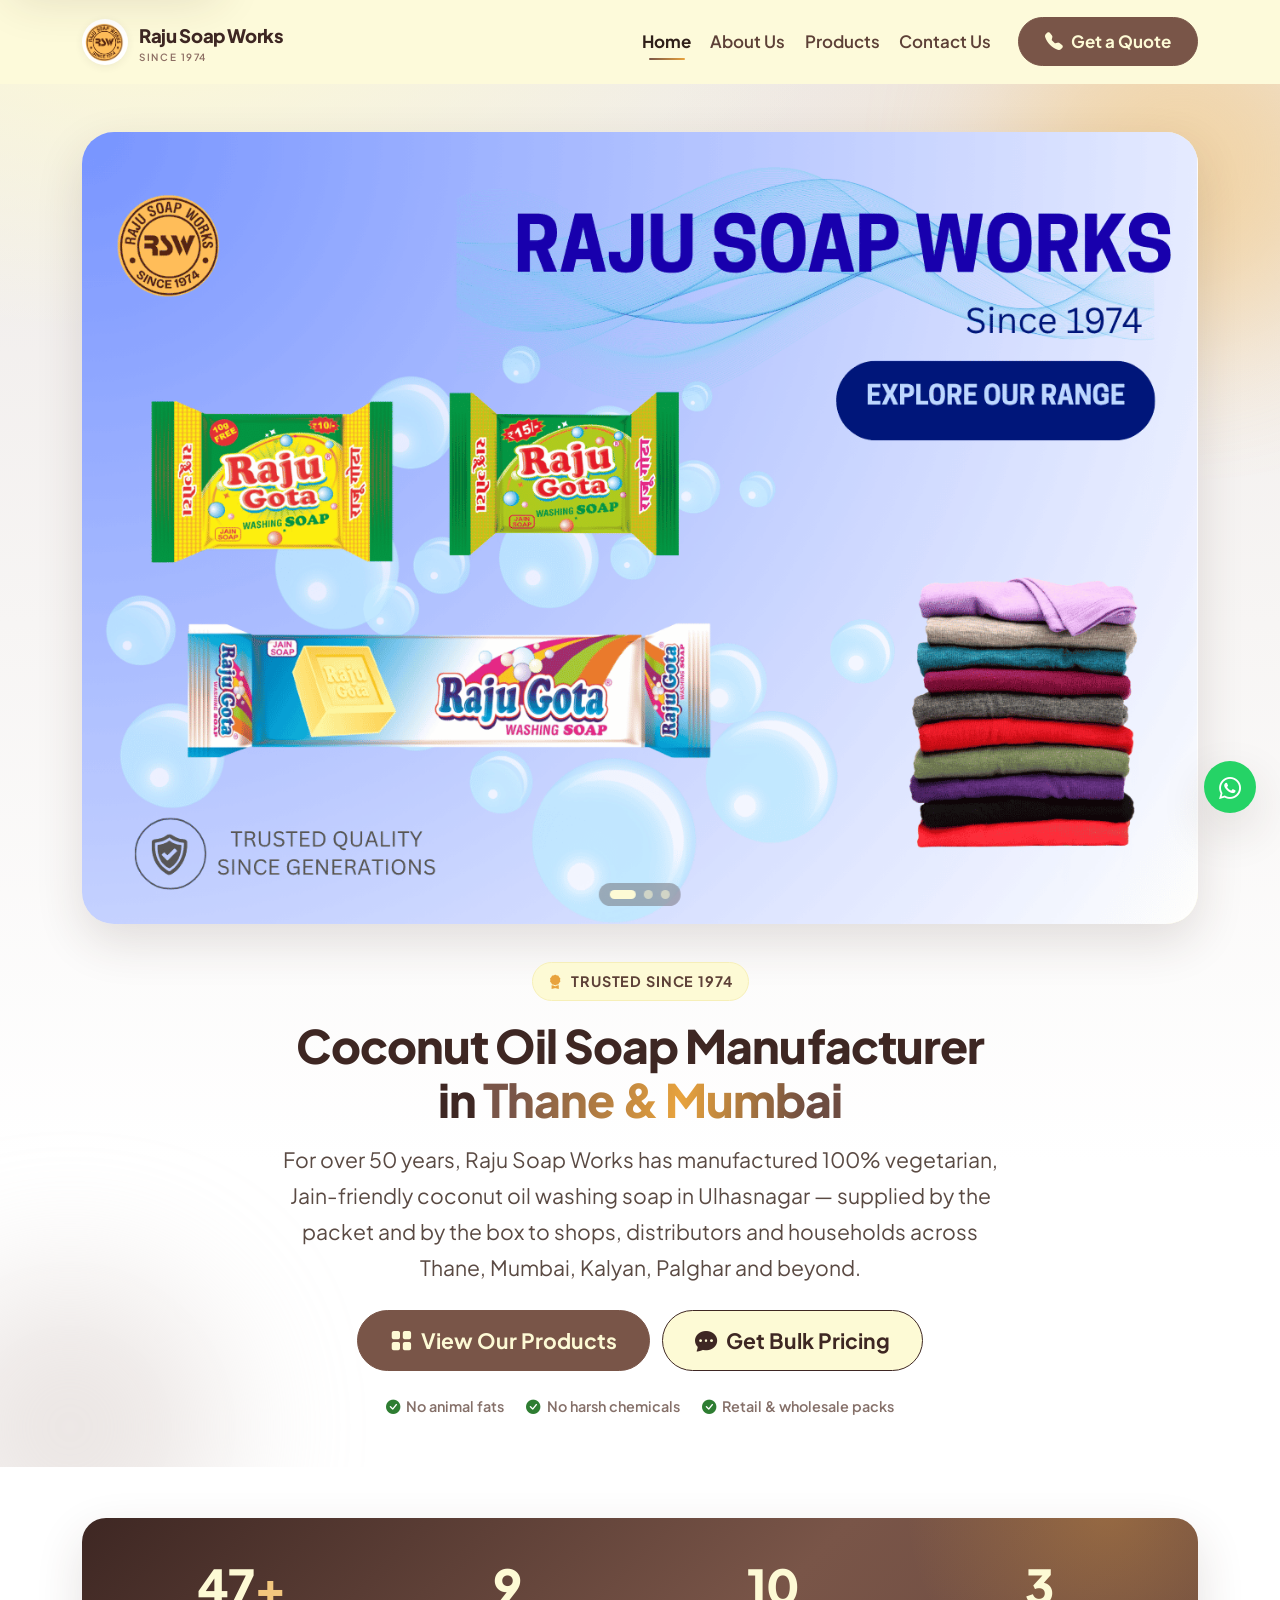
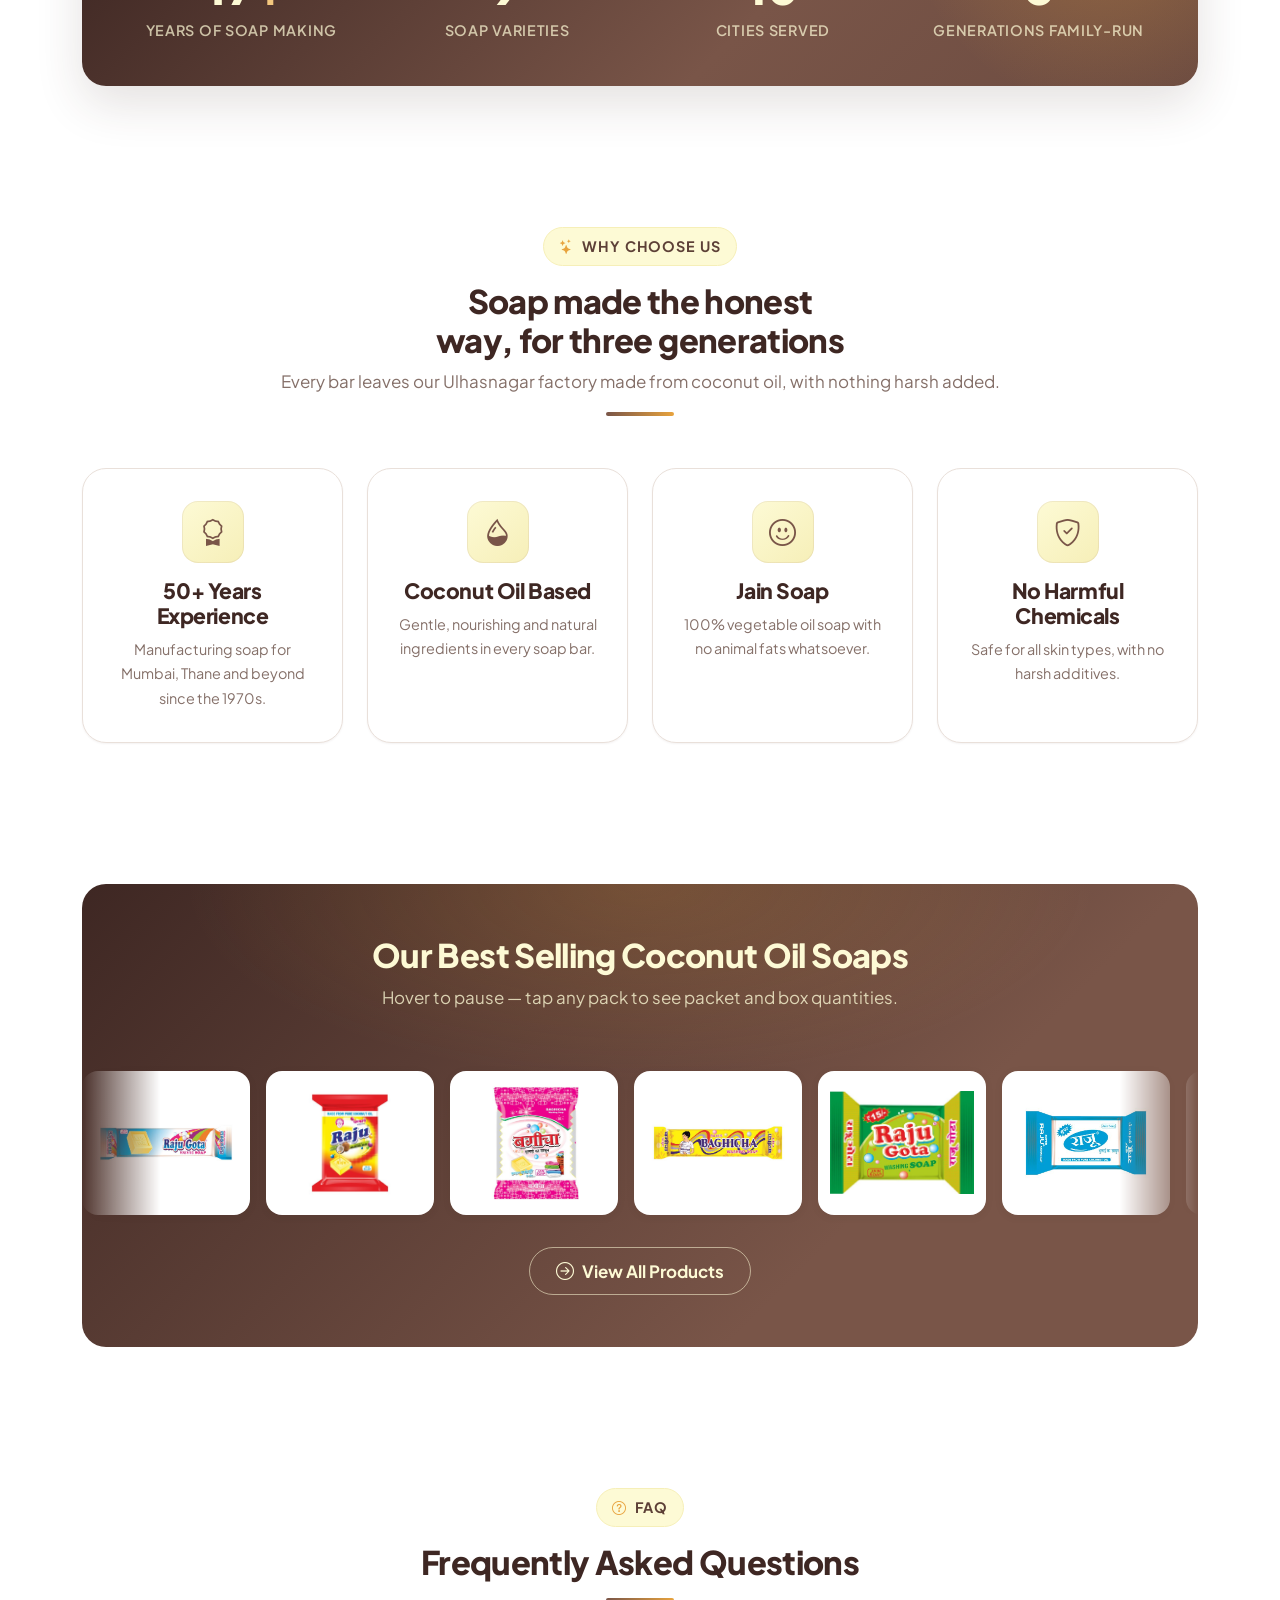
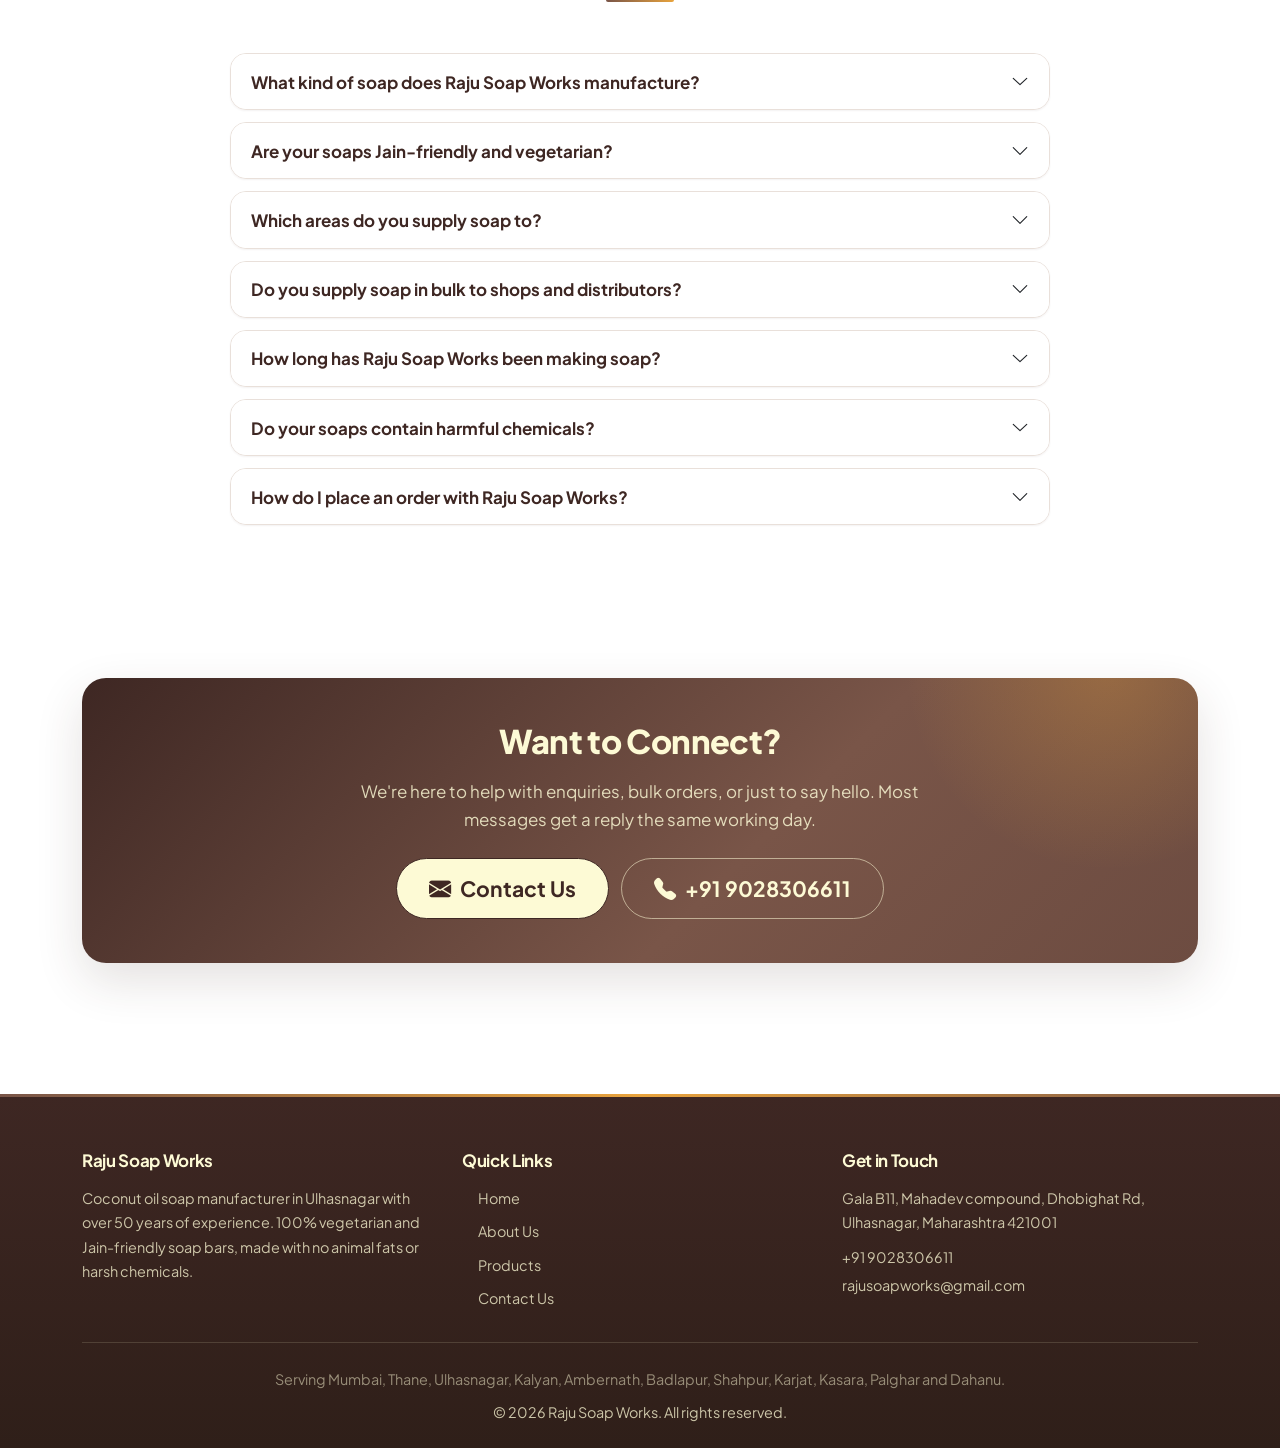
<file: index.html>
<!doctype html>
<html lang="en-IN">
  <head>
    <meta charset="UTF-8" />
    <meta name="viewport" content="width=device-width, initial-scale=1" />

    <!-- ============ Primary SEO ============ -->
    <title>Coconut Oil Soap Manufacturer in Thane &amp; Mumbai | Raju Soap Works</title>
    <meta
      name="description"
      content="Coconut oil washing soap manufacturer in Ulhasnagar since the 1970s. 100% vegetarian, Jain-friendly soap bars supplied across Thane, Mumbai, Kalyan &amp; Palghar."
    />
    <meta
      name="keywords"
      content="coconut oil soap manufacturer, washing soap manufacturer in Thane, soap manufacturer in Ulhasnagar, Jain soap, vegetarian soap, chemical free soap, soap supplier in Mumbai, soap wholesaler Thane, laundry soap bar, detergent cake manufacturer, Raju Soap Works"
    />
    <link rel="canonical" href="https://rajusoapworks.com/" />
    <meta name="robots" content="index, follow, max-image-preview:large, max-snippet:-1, max-video-preview:-1" />
    <meta name="author" content="Raju Soap Works" />
    <meta name="publisher" content="Raju Soap Works" />
    <meta name="theme-color" content="#795548" />
    <meta name="format-detection" content="telephone=yes" />

    <!-- ============ Local / geo signals ============ -->
    <meta name="geo.region" content="IN-MH" />
    <meta name="geo.placename" content="Ulhasnagar, Thane, Maharashtra" />
    <meta name="geo.position" content="19.238414;73.167624" />
    <meta name="ICBM" content="19.238414, 73.167624" />

    <!-- ============ Open Graph (Facebook, WhatsApp, LinkedIn) ============ -->
    <meta property="og:type" content="website" />
    <meta property="og:site_name" content="Raju Soap Works" />
    <meta property="og:locale" content="en_IN" />
    <meta property="og:title" content="Coconut Oil Soap Manufacturer in Thane &amp; Mumbai | Raju Soap Works" />
    <meta
      property="og:description"
      content="Coconut oil washing soap manufacturer in Ulhasnagar since the 1970s. 100% vegetarian, Jain-friendly soap bars supplied across Thane, Mumbai, Kalyan &amp; Palghar."
    />
    <meta property="og:url" content="https://rajusoapworks.com/" />
    <meta property="og:image" content="https://rajusoapworks.com/images/rsw_home_1.png" />
    <meta property="og:image:secure_url" content="https://rajusoapworks.com/images/rsw_home_1.png" />
    <meta property="og:image:type" content="image/png" />
    <meta property="og:image:width" content="1311" />
    <meta property="og:image:height" content="930" />
    <meta property="og:image:alt" content="Range of Raju Soap Works coconut oil soap bars" />

    <!-- ============ Twitter / X ============ -->
    <meta name="twitter:card" content="summary_large_image" />
    <meta name="twitter:title" content="Coconut Oil Soap Manufacturer in Thane &amp; Mumbai | Raju Soap Works" />
    <meta
      name="twitter:description"
      content="Coconut oil washing soap manufacturer in Ulhasnagar since the 1970s. 100% vegetarian, Jain-friendly soap bars supplied across Thane, Mumbai, Kalyan &amp; Palghar."
    />
    <meta name="twitter:image" content="https://rajusoapworks.com/images/rsw_home_1.png" />
    <meta name="twitter:image:alt" content="Range of Raju Soap Works coconut oil soap bars" />

    <!-- ============ Performance hints ============ -->
    <link rel="preconnect" href="https://cdn.jsdelivr.net" crossorigin />
    <link rel="preconnect" href="https://fonts.googleapis.com" />
    <link rel="preconnect" href="https://fonts.gstatic.com" crossorigin />
    <link rel="preload" as="image" href="images/rsw_home_1.png" fetchpriority="high" />

    <!-- ============ Icons & styles ============ -->
    <link rel="icon" type="image/png" href="images/logo.png" />
    <link rel="apple-touch-icon" href="images/logo.png" />
    <link href="https://fonts.googleapis.com/css2?family=Plus+Jakarta+Sans:wght@400;500;600;700;800&display=swap" rel="stylesheet" />
    <link rel="stylesheet" href="https://cdn.jsdelivr.net/npm/bootstrap@5.3.3/dist/css/bootstrap.min.css" />
    <link rel="stylesheet" href="https://cdn.jsdelivr.net/npm/bootstrap-icons@1.11.3/font/bootstrap-icons.css" />
    <link rel="stylesheet" href="css/styles.css" />

    <!-- Flags that JS is available before first paint, so reveal-on-scroll
         elements start hidden only when they can actually be revealed. -->
    <script>
      document.documentElement.classList.add('js');
    </script>

    <!-- ============ Structured data: business, site, FAQs ============ -->
    <script type="application/ld+json">
      {
        "@context": "https://schema.org",
        "@graph": [
          {
            "@type": ["LocalBusiness", "Organization"],
            "@id": "https://rajusoapworks.com/#business",
            "name": "Raju Soap Works",
            "alternateName": "Raju Soap Works Ulhasnagar",
            "description": "Family-run manufacturer of coconut oil based washing soap bars since the 1970s. 100% vegetarian and Jain-friendly, made with no animal fats or harsh chemicals, supplied in packets and boxes across Thane, Mumbai and Palghar districts.",
            "url": "https://rajusoapworks.com/",
            "logo": {
              "@type": "ImageObject",
              "@id": "https://rajusoapworks.com/#logo",
              "url": "https://rajusoapworks.com/images/logo.png",
              "width": 345,
              "height": 345,
              "caption": "Raju Soap Works logo"
            },
            "image": [
              "https://rajusoapworks.com/images/rsw_home_1.png",
              "https://rajusoapworks.com/images/machine.jpg"
            ],
            "telephone": "+91-9028306611",
            "email": "rajusoapworks@gmail.com",
            "foundingDate": "1974",
            "slogan": "Trusted coconut oil soap, made the honest way for over 50 years.",
            "knowsAbout": [
              "Coconut oil soap manufacturing",
              "Jain-friendly vegetarian soap",
              "Washing soap bars",
              "Bulk soap supply"
            ],
            "address": {
              "@type": "PostalAddress",
              "streetAddress": "Gala B11, Mahadev Compound, Dhobighat Road",
              "addressLocality": "Ulhasnagar",
              "addressRegion": "Maharashtra",
              "postalCode": "421001",
              "addressCountry": "IN"
            },
            "geo": {
              "@type": "GeoCoordinates",
              "latitude": 19.238414,
              "longitude": 73.167624
            },
            "hasMap": "https://www.google.com/maps/search/?api=1&query=Raju+Soap+Works+Ulhasnagar",
            "areaServed": [
              { "@type": "City", "name": "Mumbai" },
              { "@type": "City", "name": "Thane" },
              { "@type": "City", "name": "Ulhasnagar" },
              { "@type": "City", "name": "Kalyan" },
              { "@type": "City", "name": "Ambernath" },
              { "@type": "City", "name": "Badlapur" },
              { "@type": "City", "name": "Shahpur" },
              { "@type": "City", "name": "Karjat" },
              { "@type": "City", "name": "Kasara" },
              { "@type": "City", "name": "Palghar" },
              { "@type": "City", "name": "Dahanu" }
            ],
            "contactPoint": {
              "@type": "ContactPoint",
              "@id": "https://rajusoapworks.com/#contact-point",
              "telephone": "+91-9028306611",
              "email": "rajusoapworks@gmail.com",
              "contactType": "sales",
              "areaServed": "IN",
              "availableLanguage": ["en", "hi", "mr"]
            }
          },
          {
            "@type": "WebSite",
            "@id": "https://rajusoapworks.com/#website",
            "url": "https://rajusoapworks.com/",
            "name": "Raju Soap Works",
            "description": "Coconut oil soap manufacturer in Ulhasnagar, serving Thane, Mumbai and nearby regions.",
            "inLanguage": "en-IN",
            "publisher": { "@id": "https://rajusoapworks.com/#business" }
          },
          {
            "@type": "WebPage",
            "@id": "https://rajusoapworks.com/#webpage",
            "url": "https://rajusoapworks.com/",
            "name": "Coconut Oil Soap Manufacturer in Thane & Mumbai | Raju Soap Works",
            "isPartOf": { "@id": "https://rajusoapworks.com/#website" },
            "about": { "@id": "https://rajusoapworks.com/#business" },
            "primaryImageOfPage": { "@id": "https://rajusoapworks.com/#logo" },
            "inLanguage": "en-IN"
          },
          {
            "@type": "FAQPage",
            "@id": "https://rajusoapworks.com/#faq",
            "isPartOf": { "@id": "https://rajusoapworks.com/#webpage" },
            "mainEntity": [
              {
                "@type": "Question",
                "name": "What kind of soap does Raju Soap Works manufacture?",
                "acceptedAnswer": {
                  "@type": "Answer",
                  "text": "We manufacture coconut oil based washing soap bars under the Raju Gota, Raju Coconut, Baghicha, Anil and Raju Super labels. Every bar is supplied in retail packets of 1 to 6 cakes and in wholesale boxes of 10 to 60 packets."
                }
              },
              {
                "@type": "Question",
                "name": "Are your soaps Jain-friendly and vegetarian?",
                "acceptedAnswer": {
                  "@type": "Answer",
                  "text": "Yes. Our soaps are made from 100% vegetable oil with no animal fats of any kind, which makes them suitable for Jain and vegetarian households."
                }
              },
              {
                "@type": "Question",
                "name": "Which areas do you supply soap to?",
                "acceptedAnswer": {
                  "@type": "Answer",
                  "text": "We supply across Mumbai, Thane, Ulhasnagar, Kalyan, Ambernath, Badlapur, Shahpur, Karjat, Kasara, Palghar, Dahanu and the surrounding regions."
                }
              },
              {
                "@type": "Question",
                "name": "Do you supply soap in bulk to shops and distributors?",
                "acceptedAnswer": {
                  "@type": "Answer",
                  "text": "Yes. Every product is available by the box, ranging from 10 to 60 packets per box depending on the pack size. Call +91 9028306611 or send an enquiry through our contact form for bulk rates."
                }
              },
              {
                "@type": "Question",
                "name": "How long has Raju Soap Works been making soap?",
                "acceptedAnswer": {
                  "@type": "Answer",
                  "text": "We have been manufacturing soap for over 50 years. Raju Soap Works is a family-run business that has made coconut oil soap since the 1970s."
                }
              },
              {
                "@type": "Question",
                "name": "Do your soaps contain harmful chemicals?",
                "acceptedAnswer": {
                  "@type": "Answer",
                  "text": "No. We do not use harsh additives, which keeps our soap gentle on the hands and safe for everyday washing."
                }
              },
              {
                "@type": "Question",
                "name": "How do I place an order with Raju Soap Works?",
                "acceptedAnswer": {
                  "@type": "Answer",
                  "text": "Call us on +91 9028306611, email rajusoapworks@gmail.com, or fill in the enquiry form on our contact page. Our factory is at Gala B11, Mahadev Compound, Dhobighat Road, Ulhasnagar, Maharashtra 421001."
                }
              }
            ]
          }
        ]
      }
    </script>
  </head>

  <body>
    <a href="#main-content" class="skip-link">Skip to main content</a>

    <header class="site-header" id="siteHeader">
      <nav class="navbar navbar-expand-lg" aria-label="Main navigation">
        <div class="container">
          <a class="navbar-brand" href="index.html">
            <img src="images/logo.png" alt="Raju Soap Works logo" class="brand-logo" width="46" height="46" onerror="this.style.display = 'none'" />
            <span class="brand-text">Raju Soap Works<small>Since 1974</small></span>
          </a>

          <button
            class="nav-toggle d-lg-none"
            type="button"
            data-bs-toggle="collapse"
            data-bs-target="#mainNavbar"
            aria-controls="mainNavbar"
            aria-expanded="false"
            aria-label="Toggle navigation"
          >
            <span></span><span></span><span></span>
          </button>

          <div class="collapse navbar-collapse" id="mainNavbar">
            <ul class="navbar-nav ms-auto align-items-lg-center">
              <li class="nav-item"><a class="nav-link active" href="index.html" aria-current="page">Home</a></li>
              <li class="nav-item"><a class="nav-link" href="about/index.html">About Us</a></li>
              <li class="nav-item"><a class="nav-link" href="products/index.html">Products</a></li>
              <li class="nav-item"><a class="nav-link" href="contact/index.html">Contact Us</a></li>
              <li class="nav-item ms-lg-3 mt-2 mt-lg-0">
                <a class="btn btn-yellow" href="contact/index.html"><i class="bi bi-telephone-fill" aria-hidden="true"></i> Get a Quote</a>
              </li>
            </ul>
          </div>
        </div>
      </nav>
    </header>

    <main id="main-content">
      <!-- ================= Hero ================= -->
      <section class="hero" aria-labelledby="home-heading">
        <div class="container">
          <!-- The three original artworks, crossfading in place -->
          <div class="hero-stage" id="heroStage">
            <img
              src="images/rsw_home_1.png"
              class="hero-slide is-active"
              alt="Raju Soap Works coconut oil soap bars and retail packs"
              width="1311"
              height="930"
              fetchpriority="high"
              decoding="async"
            />
            <img
              src="images/rsw_home_2.png"
              class="hero-slide"
              alt="Raju Gota and Baghicha washing soap packs by Raju Soap Works"
              width="1311"
              height="930"
              loading="lazy"
              decoding="async"
            />
            <img
              src="images/rsw_home_3.png"
              class="hero-slide"
              alt="Raju Soap Works coconut oil soap range with fresh laundry"
              width="1311"
              height="930"
              loading="lazy"
              decoding="async"
            />
            <div class="hero-dots" id="heroDots" role="tablist" aria-label="Choose a highlight image"></div>
          </div>

          <div class="hero-copy">
            <span class="eyebrow" data-reveal="up" style="--reveal-delay: 60ms"><i class="bi bi-award-fill" aria-hidden="true"></i> Trusted since 1974</span>
            <h1 id="home-heading" class="hero-title" data-reveal="up" style="--reveal-delay: 140ms">
              Coconut Oil Soap Manufacturer in <span class="accent">Thane &amp; Mumbai</span>
            </h1>
            <p class="hero-lead" data-reveal="up" style="--reveal-delay: 220ms">
              For over 50 years, Raju Soap Works has manufactured 100% vegetarian, Jain-friendly coconut oil washing soap in Ulhasnagar — supplied
              by the packet and by the box to shops, distributors and households across Thane, Mumbai, Kalyan, Palghar and beyond.
            </p>
            <div class="btn-group-cta" data-reveal="up" style="--reveal-delay: 300ms">
              <a href="products/index.html" class="btn btn-yellow btn-lg"><i class="bi bi-grid-fill" aria-hidden="true"></i> View Our Products</a>
              <a href="contact/index.html" class="btn btn-brown btn-lg"><i class="bi bi-chat-dots-fill" aria-hidden="true"></i> Get Bulk Pricing</a>
            </div>
          </div>

          <div class="hero-trust" data-reveal="up" style="--reveal-delay: 380ms">
            <span><i class="bi bi-check-circle-fill" aria-hidden="true"></i> No animal fats</span>
            <span><i class="bi bi-check-circle-fill" aria-hidden="true"></i> No harsh chemicals</span>
            <span><i class="bi bi-check-circle-fill" aria-hidden="true"></i> Retail &amp; wholesale packs</span>
          </div>
        </div>
      </section>

      <!-- ================= Stats ================= -->
      <section class="section-tight" aria-labelledby="stats-heading">
        <div class="container">
          <h2 id="stats-heading" class="visually-hidden">Raju Soap Works at a glance</h2>
          <div class="stats" data-reveal="up">
            <div class="row g-4">
              <!-- Real values live in the markup so they're correct without JS,
                   and for search engines; the counter animates up to them. -->
              <div class="col-6 col-lg-3">
                <div class="stat">
                  <span class="stat-num"><span data-count-to="50">50</span><span class="suffix">+</span></span>
                  <span class="stat-label">Years of soap making</span>
                </div>
              </div>
              <div class="col-6 col-lg-3">
                <div class="stat">
                  <span class="stat-num" data-count-to="10">10</span>
                  <span class="stat-label">Soap varieties</span>
                </div>
              </div>
              <div class="col-6 col-lg-3">
                <div class="stat">
                  <span class="stat-num" data-count-to="11">11</span>
                  <span class="stat-label">Cities served</span>
                </div>
              </div>
              <div class="col-6 col-lg-3">
                <div class="stat">
                  <span class="stat-num" data-count-to="3">3</span>
                  <span class="stat-label">Generations family-run</span>
                </div>
              </div>
            </div>
          </div>
        </div>
      </section>

      <!-- ================= Why us ================= -->
      <section class="section" aria-labelledby="why-heading">
        <div class="container">
          <div class="section-head" data-reveal="up">
            <span class="eyebrow"><i class="bi bi-stars" aria-hidden="true"></i> Why choose us</span>
            <h2 id="why-heading">Soap made the honest way, for three generations</h2>
            <p>Every bar leaves our Ulhasnagar factory made from coconut oil, with nothing harsh added.</p>
            <div class="rule"></div>
          </div>

          <div class="row g-4">
            <div class="col-md-6 col-lg-3" data-reveal="up" style="--reveal-delay: 0ms">
              <div class="feature-card">
                <div class="feature-icon"><i class="bi bi-award" aria-hidden="true"></i></div>
                <h3>50+ Years Experience</h3>
                <p>Manufacturing soap for Mumbai, Thane and beyond since the 1970s.</p>
              </div>
            </div>
            <div class="col-md-6 col-lg-3" data-reveal="up" style="--reveal-delay: 90ms">
              <div class="feature-card">
                <div class="feature-icon"><i class="bi bi-droplet-half" aria-hidden="true"></i></div>
                <h3>Coconut Oil Based</h3>
                <p>Gentle, nourishing and natural ingredients in every soap bar.</p>
              </div>
            </div>
            <div class="col-md-6 col-lg-3" data-reveal="up" style="--reveal-delay: 180ms">
              <div class="feature-card">
                <div class="feature-icon"><i class="bi bi-emoji-smile" aria-hidden="true"></i></div>
                <h3>Jain Soap</h3>
                <p>100% vegetable oil soap with no animal fats whatsoever.</p>
              </div>
            </div>
            <div class="col-md-6 col-lg-3" data-reveal="up" style="--reveal-delay: 270ms">
              <div class="feature-card">
                <div class="feature-icon"><i class="bi bi-shield-check" aria-hidden="true"></i></div>
                <h3>No Harmful Chemicals</h3>
                <p>Safe for all skin types, with no harsh additives.</p>
              </div>
            </div>
          </div>
        </div>
      </section>

      <!-- ================= Best sellers ================= -->
      <section class="section-tight" aria-labelledby="bestsellers-heading">
        <div class="container">
          <div class="best-sellers" data-reveal="scale">
            <div class="section-head px-3">
              <h2 id="bestsellers-heading">Our Best Selling Coconut Oil Soaps</h2>
              <p>Hover to pause — tap any pack to see packet and box quantities.</p>
            </div>

            <div class="marquee">
              <div class="marquee-track" id="marqueeTrack"></div>
            </div>

            <div class="d-flex justify-content-center mt-4 px-3">
              <a href="products/index.html" class="btn btn-ghost"><i class="bi bi-arrow-right-circle" aria-hidden="true"></i> View All Products</a>
            </div>
          </div>
        </div>
      </section>

      <!-- ================= FAQ ================= -->
      <section class="section" aria-labelledby="faq-heading">
        <div class="container">
          <div class="section-head" data-reveal="up">
            <span class="eyebrow"><i class="bi bi-question-circle" aria-hidden="true"></i> FAQ</span>
            <h2 id="faq-heading">Frequently Asked Questions</h2>
            <div class="rule"></div>
          </div>

          <div class="accordion faq" id="faqAccordion" data-reveal="up">
            <div class="accordion-item">
              <h3 class="accordion-header">
                <button class="accordion-button collapsed" type="button" data-bs-toggle="collapse" data-bs-target="#faq1" aria-expanded="false" aria-controls="faq1">
                  What kind of soap does Raju Soap Works manufacture?
                </button>
              </h3>
              <div id="faq1" class="accordion-collapse collapse" data-bs-parent="#faqAccordion">
                <div class="accordion-body">
                  We manufacture coconut oil based washing soap bars under the <strong>Raju Gota</strong>, <strong>Raju Coconut</strong>,
                  <strong>Baghicha</strong>, <strong>Anil</strong> and <strong>Raju Super</strong> labels. Every bar is supplied in retail packets of
                  1 to 6 cakes and in wholesale boxes of 10 to 60 packets.
                </div>
              </div>
            </div>
            <div class="accordion-item">
              <h3 class="accordion-header">
                <button class="accordion-button collapsed" type="button" data-bs-toggle="collapse" data-bs-target="#faq2" aria-expanded="false" aria-controls="faq2">
                  Are your soaps Jain-friendly and vegetarian?
                </button>
              </h3>
              <div id="faq2" class="accordion-collapse collapse" data-bs-parent="#faqAccordion">
                <div class="accordion-body">
                  Yes. Our soaps are made from 100% vegetable oil with no animal fats of any kind, which makes them suitable for Jain and vegetarian
                  households.
                </div>
              </div>
            </div>
            <div class="accordion-item">
              <h3 class="accordion-header">
                <button class="accordion-button collapsed" type="button" data-bs-toggle="collapse" data-bs-target="#faq3" aria-expanded="false" aria-controls="faq3">
                  Which areas do you supply soap to?
                </button>
              </h3>
              <div id="faq3" class="accordion-collapse collapse" data-bs-parent="#faqAccordion">
                <div class="accordion-body">
                  We supply across Mumbai, Thane, Ulhasnagar, Kalyan, Ambernath, Badlapur, Shahpur, Karjat, Kasara, Palghar, Dahanu and the
                  surrounding regions.
                </div>
              </div>
            </div>
            <div class="accordion-item">
              <h3 class="accordion-header">
                <button class="accordion-button collapsed" type="button" data-bs-toggle="collapse" data-bs-target="#faq4" aria-expanded="false" aria-controls="faq4">
                  Do you supply soap in bulk to shops and distributors?
                </button>
              </h3>
              <div id="faq4" class="accordion-collapse collapse" data-bs-parent="#faqAccordion">
                <div class="accordion-body">
                  Yes. Every product is available by the box, ranging from 10 to 60 packets per box depending on the pack size. Call
                  <a href="tel:+919028306611">+91 9028306611</a> or send an enquiry through our
                  <a href="contact/index.html">contact form</a> for bulk rates.
                </div>
              </div>
            </div>
            <div class="accordion-item">
              <h3 class="accordion-header">
                <button class="accordion-button collapsed" type="button" data-bs-toggle="collapse" data-bs-target="#faq5" aria-expanded="false" aria-controls="faq5">
                  How long has Raju Soap Works been making soap?
                </button>
              </h3>
              <div id="faq5" class="accordion-collapse collapse" data-bs-parent="#faqAccordion">
                <div class="accordion-body">
                  We have been manufacturing soap for over 50 years. Raju Soap Works is a family-run business that has made coconut oil soap since
                  the 1970s.
                </div>
              </div>
            </div>
            <div class="accordion-item">
              <h3 class="accordion-header">
                <button class="accordion-button collapsed" type="button" data-bs-toggle="collapse" data-bs-target="#faq6" aria-expanded="false" aria-controls="faq6">
                  Do your soaps contain harmful chemicals?
                </button>
              </h3>
              <div id="faq6" class="accordion-collapse collapse" data-bs-parent="#faqAccordion">
                <div class="accordion-body">
                  No. We do not use harsh additives, which keeps our soap gentle on the hands and safe for everyday washing.
                </div>
              </div>
            </div>
            <div class="accordion-item">
              <h3 class="accordion-header">
                <button class="accordion-button collapsed" type="button" data-bs-toggle="collapse" data-bs-target="#faq7" aria-expanded="false" aria-controls="faq7">
                  How do I place an order with Raju Soap Works?
                </button>
              </h3>
              <div id="faq7" class="accordion-collapse collapse" data-bs-parent="#faqAccordion">
                <div class="accordion-body">
                  Call us on <a href="tel:+919028306611">+91 9028306611</a>, email
                  <a href="mailto:rajusoapworks@gmail.com">rajusoapworks@gmail.com</a>, or fill in the enquiry form on our
                  <a href="contact/index.html">contact page</a>. Our factory is at Gala B11, Mahadev Compound, Dhobighat Road,
                  Ulhasnagar, Maharashtra 421001.
                </div>
              </div>
            </div>
          </div>
        </div>
      </section>

      <!-- ================= Closing CTA ================= -->
      <section class="section-tight" aria-labelledby="cta-heading">
        <div class="container">
          <div class="stats text-center" data-reveal="up">
            <h2 id="cta-heading" class="text-cream mb-3">Want to Connect?</h2>
            <p class="mx-auto mb-4" style="max-width: 52ch; color: rgba(253, 250, 213, 0.82)">
              We're here to help with enquiries, bulk orders, or just to say hello. Most messages get a reply the same working day.
            </p>
            <div class="btn-group-cta">
              <a href="contact/index.html" class="btn btn-brown btn-lg"><i class="bi bi-envelope-fill" aria-hidden="true"></i> Contact Us</a>
              <a href="tel:+919028306611" class="btn btn-ghost btn-lg"><i class="bi bi-telephone-fill" aria-hidden="true"></i> +91 9028306611</a>
            </div>
          </div>
        </div>
      </section>
    </main>

    <footer class="site-footer">
      <div class="container">
        <div class="row g-4">
          <div class="col-lg-4">
            <h2 class="footer-heading">Raju Soap Works</h2>
            <p class="mb-0">
              Coconut oil soap manufacturer in Ulhasnagar with over 50 years of experience. 100% vegetarian and Jain-friendly soap bars, made with
              no animal fats or harsh chemicals.
            </p>
          </div>
          <div class="col-6 col-lg-4">
            <h2 class="footer-heading">Quick Links</h2>
            <ul class="footer-links">
              <li><a href="index.html">Home</a></li>
              <li><a href="about/index.html">About Us</a></li>
              <li><a href="products/index.html">Products</a></li>
              <li><a href="contact/index.html">Contact Us</a></li>
            </ul>
          </div>
          <div class="col-6 col-lg-4">
            <h2 class="footer-heading">Get in Touch</h2>
            <address>Gala B11, Mahadev compound, Dhobighat Rd, Ulhasnagar, Maharashtra 421001</address>
            <p class="mb-1"><a href="tel:+919028306611">+91 9028306611</a></p>
            <p class="mb-0"><a href="mailto:rajusoapworks@gmail.com">rajusoapworks@gmail.com</a></p>
          </div>
        </div>
        <div class="footer-bottom">
          <p class="footer-areas">
            Serving Mumbai, Thane, Ulhasnagar, Kalyan, Ambernath, Badlapur, Shahpur, Karjat, Kasara, Palghar and Dahanu.
          </p>
          <p class="mb-0">&copy; <span id="current-year"></span> Raju Soap Works. All rights reserved.</p>
        </div>
      </div>
    </footer>

    <div class="fab-stack">
      <a
        class="fab fab-whatsapp"
        href="https://wa.me/919028306611"
        target="_blank"
        rel="noopener"
        aria-label="Chat with us on WhatsApp"
      >
        <i class="bi bi-whatsapp" aria-hidden="true"></i>
      </a>
      <button class="fab fab-top" id="backToTop" type="button" aria-label="Back to top">
        <i class="bi bi-arrow-up" aria-hidden="true"></i>
      </button>
    </div>

    <script src="https://cdn.jsdelivr.net/npm/bootstrap@5.3.3/dist/js/bootstrap.bundle.min.js"></script>
    <script src="script.js"></script>
  </body>
</html>
</file>
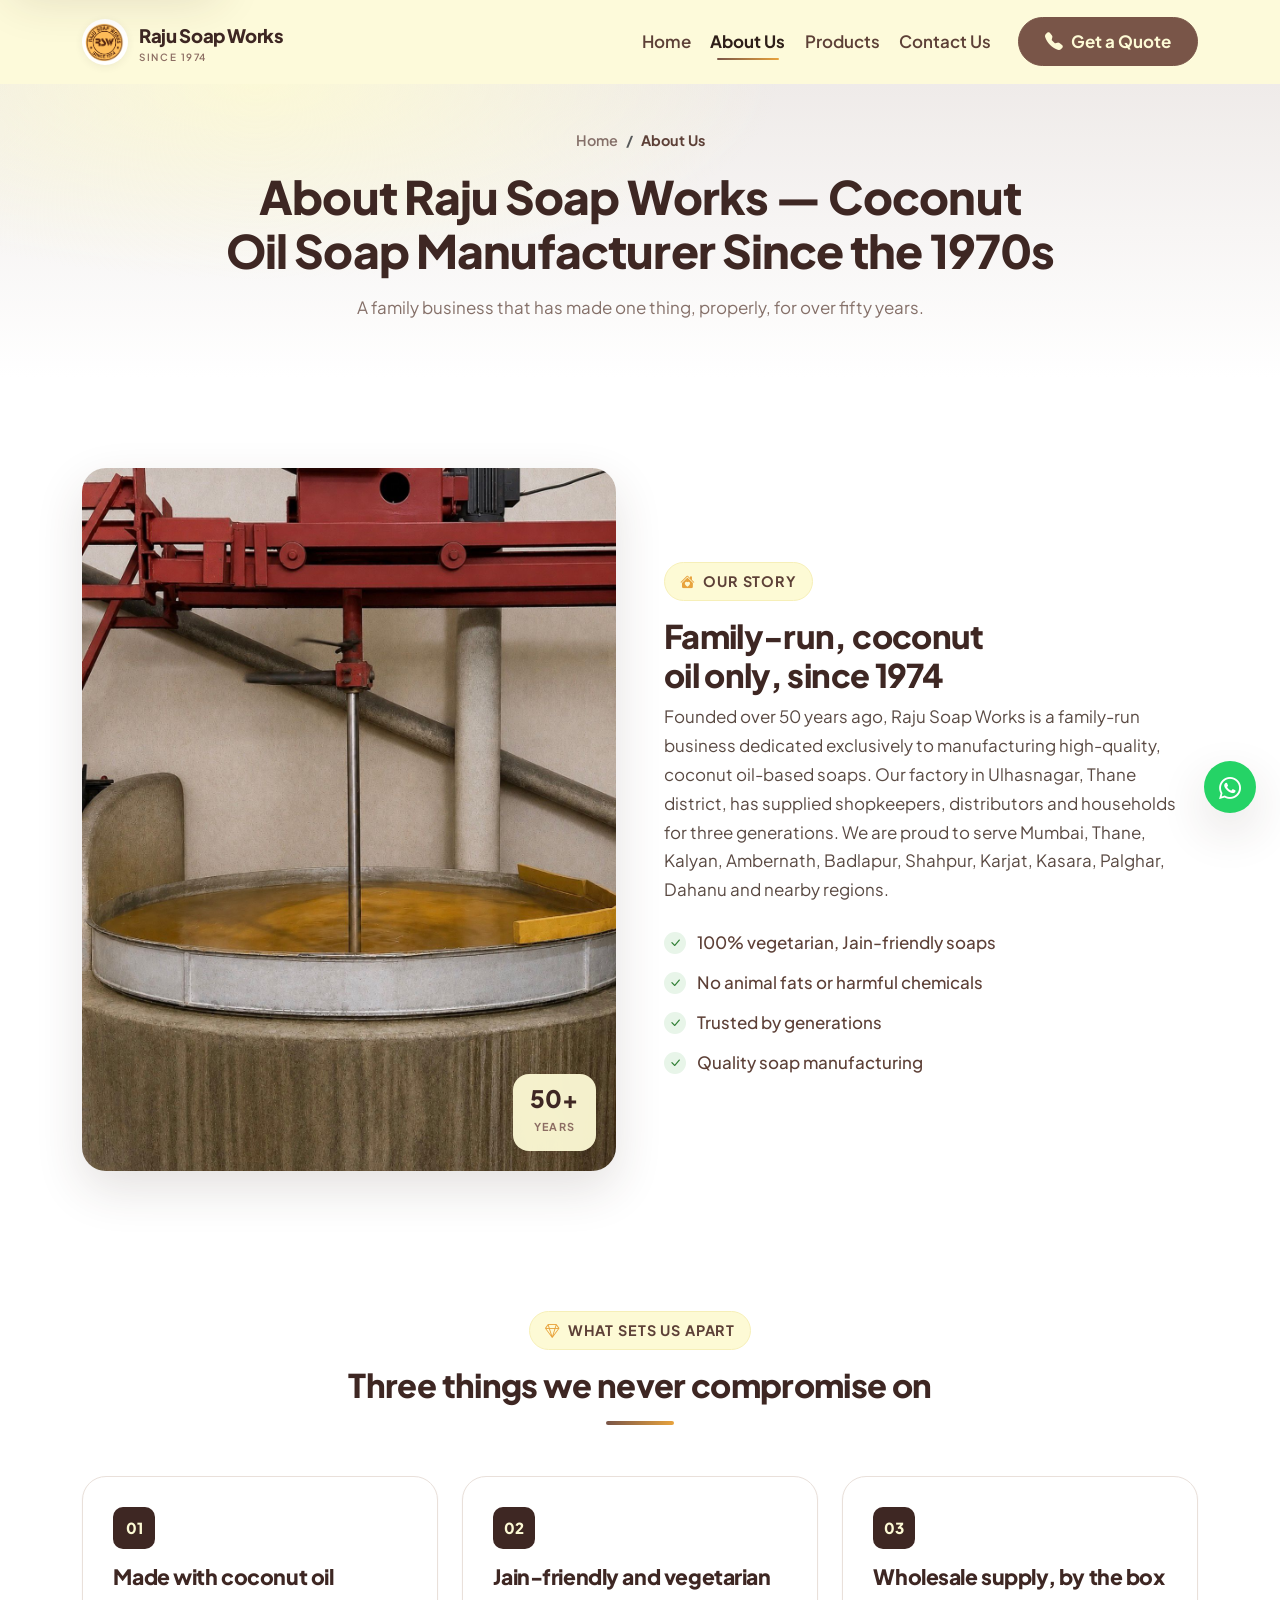
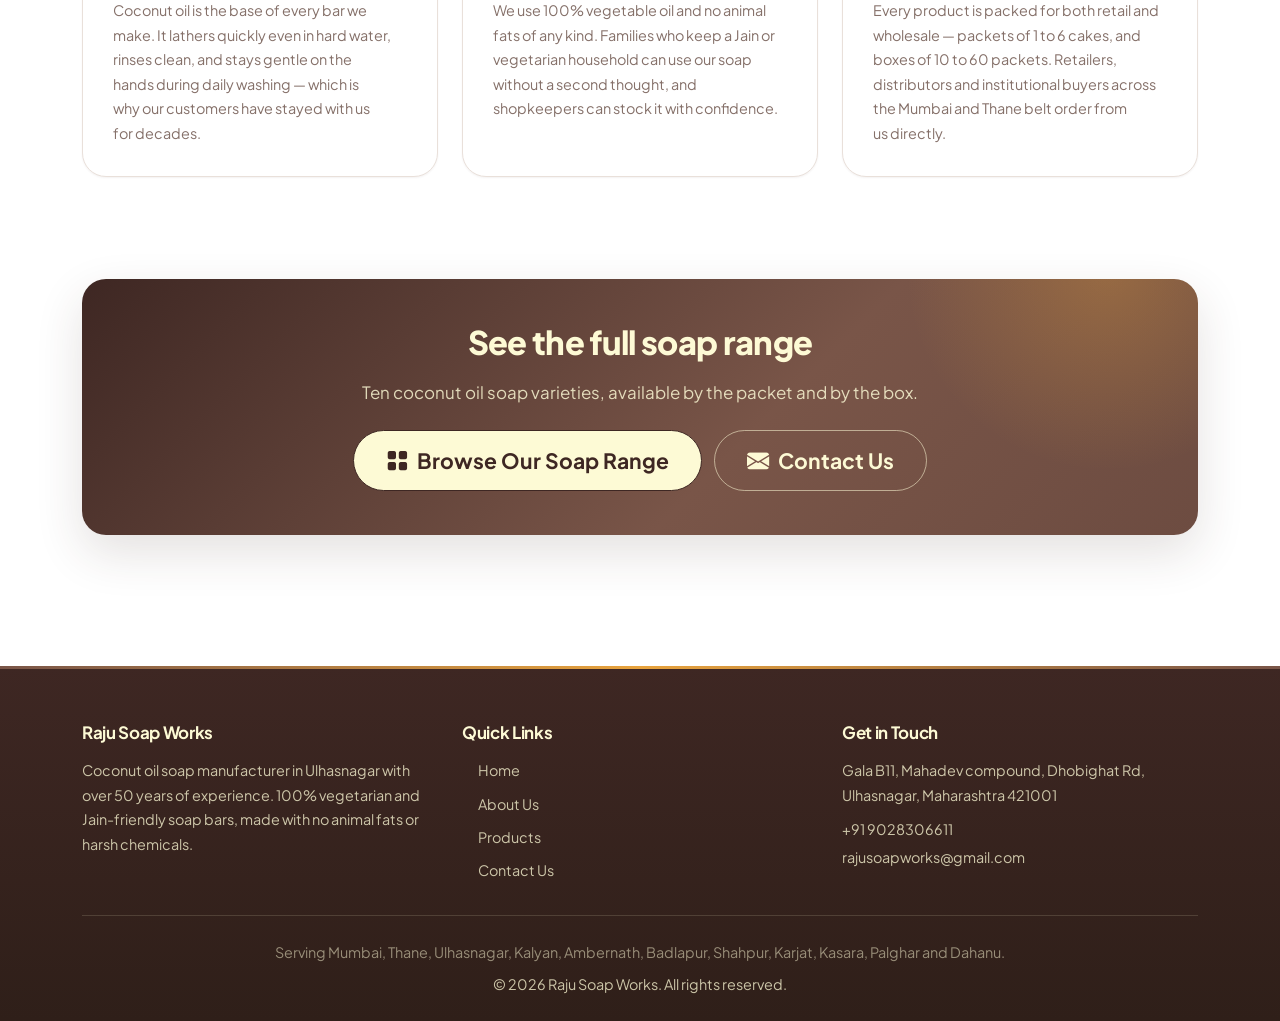
<file: about/index.html>
<!doctype html>
<html lang="en-IN">
  <head>
    <meta charset="UTF-8" />
    <meta name="viewport" content="width=device-width, initial-scale=1" />

    <!-- ============ Primary SEO ============ -->
    <title>About Us | 50+ Years of Coconut Oil Soap Making — Raju Soap Works</title>
    <meta
      name="description"
      content="Raju Soap Works is a family-run coconut oil soap manufacturer in Ulhasnagar, making 100% vegetarian, Jain-friendly soap bars with no animal fats for over 50 years."
    />
    <meta
      name="keywords"
      content="Raju Soap Works, about Raju Soap Works, coconut oil soap manufacturer Ulhasnagar, Jain soap manufacturer, vegetarian soap factory, soap making history Thane"
    />
    <link rel="canonical" href="https://rajusoapworks.com/about/" />
    <meta name="robots" content="index, follow, max-image-preview:large, max-snippet:-1, max-video-preview:-1" />
    <meta name="author" content="Raju Soap Works" />
    <meta name="publisher" content="Raju Soap Works" />
    <meta name="theme-color" content="#795548" />

    <!-- ============ Local / geo signals ============ -->
    <meta name="geo.region" content="IN-MH" />
    <meta name="geo.placename" content="Ulhasnagar, Thane, Maharashtra" />
    <meta name="geo.position" content="19.238414;73.167624" />
    <meta name="ICBM" content="19.238414, 73.167624" />

    <!-- ============ Open Graph ============ -->
    <meta property="og:type" content="website" />
    <meta property="og:site_name" content="Raju Soap Works" />
    <meta property="og:locale" content="en_IN" />
    <meta property="og:title" content="About Us | 50+ Years of Coconut Oil Soap Making — Raju Soap Works" />
    <meta
      property="og:description"
      content="Raju Soap Works is a family-run coconut oil soap manufacturer in Ulhasnagar, making 100% vegetarian, Jain-friendly soap bars with no animal fats for over 50 years."
    />
    <meta property="og:url" content="https://rajusoapworks.com/about/" />
    <meta property="og:image" content="https://rajusoapworks.com/images/machine.jpg" />
    <meta property="og:image:secure_url" content="https://rajusoapworks.com/images/machine.jpg" />
    <meta property="og:image:type" content="image/jpeg" />
    <meta property="og:image:width" content="1206" />
    <meta property="og:image:height" content="1587" />
    <meta property="og:image:alt" content="Soap making machine at the Raju Soap Works factory in Ulhasnagar" />

    <!-- ============ Twitter / X ============ -->
    <meta name="twitter:card" content="summary_large_image" />
    <meta name="twitter:title" content="About Us | 50+ Years of Coconut Oil Soap Making — Raju Soap Works" />
    <meta
      name="twitter:description"
      content="Raju Soap Works is a family-run coconut oil soap manufacturer in Ulhasnagar, making 100% vegetarian, Jain-friendly soap bars with no animal fats for over 50 years."
    />
    <meta name="twitter:image" content="https://rajusoapworks.com/images/machine.jpg" />
    <meta name="twitter:image:alt" content="Soap making machine at the Raju Soap Works factory in Ulhasnagar" />

    <!-- ============ Performance hints ============ -->
    <link rel="preconnect" href="https://cdn.jsdelivr.net" crossorigin />
    <link rel="preconnect" href="https://fonts.googleapis.com" />
    <link rel="preconnect" href="https://fonts.gstatic.com" crossorigin />

    <!-- ============ Icons & styles ============ -->
    <link rel="icon" type="image/png" href="../images/logo.png" />
    <link rel="apple-touch-icon" href="../images/logo.png" />
    <link href="https://fonts.googleapis.com/css2?family=Plus+Jakarta+Sans:wght@400;500;600;700;800&display=swap" rel="stylesheet" />
    <link rel="stylesheet" href="https://cdn.jsdelivr.net/npm/bootstrap@5.3.3/dist/css/bootstrap.min.css" />
    <link rel="stylesheet" href="https://cdn.jsdelivr.net/npm/bootstrap-icons@1.11.3/font/bootstrap-icons.css" />
    <link rel="stylesheet" href="../css/styles.css" />

    <script>
      document.documentElement.classList.add('js');
    </script>

    <!-- ============ Structured data ============ -->
    <script type="application/ld+json">
      {
        "@context": "https://schema.org",
        "@graph": [
          {
            "@type": ["LocalBusiness", "Organization"],
            "@id": "https://rajusoapworks.com/#business",
            "name": "Raju Soap Works",
            "alternateName": "Raju Soap Works Ulhasnagar",
            "description": "Family-run manufacturer of coconut oil based washing soap bars since the 1970s. 100% vegetarian and Jain-friendly, made with no animal fats or harsh chemicals, supplied in packets and boxes across Thane, Mumbai and Palghar districts.",
            "url": "https://rajusoapworks.com/",
            "logo": {
              "@type": "ImageObject",
              "@id": "https://rajusoapworks.com/#logo",
              "url": "https://rajusoapworks.com/images/logo.png",
              "width": 345,
              "height": 345,
              "caption": "Raju Soap Works logo"
            },
            "image": ["https://rajusoapworks.com/images/machine.jpg"],
            "telephone": "+91-9028306611",
            "email": "rajusoapworks@gmail.com",
            "foundingDate": "1974",
            "slogan": "Trusted coconut oil soap, made the honest way for over 50 years.",
            "address": {
              "@type": "PostalAddress",
              "streetAddress": "Gala B11, Mahadev Compound, Dhobighat Road",
              "addressLocality": "Ulhasnagar",
              "addressRegion": "Maharashtra",
              "postalCode": "421001",
              "addressCountry": "IN"
            },
            "geo": { "@type": "GeoCoordinates", "latitude": 19.238414, "longitude": 73.167624 },
            "areaServed": [
              { "@type": "City", "name": "Mumbai" },
              { "@type": "City", "name": "Thane" },
              { "@type": "City", "name": "Ulhasnagar" },
              { "@type": "City", "name": "Kalyan" },
              { "@type": "City", "name": "Ambernath" },
              { "@type": "City", "name": "Badlapur" },
              { "@type": "City", "name": "Shahpur" },
              { "@type": "City", "name": "Karjat" },
              { "@type": "City", "name": "Kasara" },
              { "@type": "City", "name": "Palghar" },
              { "@type": "City", "name": "Dahanu" }
            ]
          },
          {
            "@type": "WebPage",
            "@id": "https://rajusoapworks.com/about/#webpage",
            "url": "https://rajusoapworks.com/about/",
            "name": "About Us | 50+ Years of Coconut Oil Soap Making — Raju Soap Works",
            "about": { "@id": "https://rajusoapworks.com/#business" },
            "inLanguage": "en-IN"
          },
          {
            "@type": "BreadcrumbList",
            "itemListElement": [
              { "@type": "ListItem", "position": 1, "name": "Home", "item": "https://rajusoapworks.com/" },
              { "@type": "ListItem", "position": 2, "name": "About Us", "item": "https://rajusoapworks.com/about/" }
            ]
          }
        ]
      }
    </script>
  </head>

  <body>
    <a href="#main-content" class="skip-link">Skip to main content</a>

    <header class="site-header" id="siteHeader">
      <nav class="navbar navbar-expand-lg" aria-label="Main navigation">
        <div class="container">
          <a class="navbar-brand" href="../index.html">
            <img src="../images/logo.png" alt="Raju Soap Works logo" class="brand-logo" width="46" height="46" onerror="this.style.display = 'none'" />
            <span class="brand-text">Raju Soap Works<small>Since 1974</small></span>
          </a>

          <button
            class="nav-toggle d-lg-none"
            type="button"
            data-bs-toggle="collapse"
            data-bs-target="#mainNavbar"
            aria-controls="mainNavbar"
            aria-expanded="false"
            aria-label="Toggle navigation"
          >
            <span></span><span></span><span></span>
          </button>

          <div class="collapse navbar-collapse" id="mainNavbar">
            <ul class="navbar-nav ms-auto align-items-lg-center">
              <li class="nav-item"><a class="nav-link" href="../index.html">Home</a></li>
              <li class="nav-item"><a class="nav-link active" href="../about/index.html" aria-current="page">About Us</a></li>
              <li class="nav-item"><a class="nav-link" href="../products/index.html">Products</a></li>
              <li class="nav-item"><a class="nav-link" href="../contact/index.html">Contact Us</a></li>
              <li class="nav-item ms-lg-3 mt-2 mt-lg-0">
                <a class="btn btn-yellow" href="../contact/index.html"><i class="bi bi-telephone-fill" aria-hidden="true"></i> Get a Quote</a>
              </li>
            </ul>
          </div>
        </div>
      </nav>
    </header>

    <main id="main-content">
      <div class="page-head">
        <div class="container">
          <nav aria-label="Breadcrumb">
            <ol class="breadcrumb justify-content-center">
              <li class="breadcrumb-item"><a href="../index.html">Home</a></li>
              <li class="breadcrumb-item active" aria-current="page">About Us</li>
            </ol>
          </nav>
          <h1>About Raju Soap Works — Coconut Oil Soap Manufacturer Since the 1970s</h1>
          <p>A family business that has made one thing, properly, for over fifty years.</p>
        </div>
      </div>

      <section class="section" aria-labelledby="story-heading">
        <div class="container">
          <div class="row g-5 align-items-center">
            <div class="col-lg-6" data-reveal="left">
              <div class="about-figure">
                <img
                  src="../images/machine.jpg"
                  alt="Soap making machine at the Raju Soap Works factory in Ulhasnagar"
                  width="1206"
                  height="1587"
                  loading="lazy"
                  decoding="async"
                  onerror="this.style.display = 'none'"
                />
                <div class="about-badge">
                  <strong>50+</strong>
                  <span>Years</span>
                </div>
              </div>
            </div>

            <div class="col-lg-6" data-reveal="right">
              <span class="eyebrow"><i class="bi bi-house-heart-fill" aria-hidden="true"></i> Our story</span>
              <h2 id="story-heading">Family-run, coconut oil only, since 1974</h2>
              <p>
                Founded over 50 years ago, Raju Soap Works is a family-run business dedicated exclusively to manufacturing high-quality, coconut
                oil-based soaps. Our factory in Ulhasnagar, Thane district, has supplied shopkeepers, distributors and households for three
                generations. We are proud to serve Mumbai, Thane, Kalyan, Ambernath, Badlapur, Shahpur, Karjat, Kasara, Palghar, Dahanu and nearby
                regions.
              </p>
              <ul class="check-list">
                <li><i class="bi bi-check-lg" aria-hidden="true"></i> 100% vegetarian, Jain-friendly soaps</li>
                <li><i class="bi bi-check-lg" aria-hidden="true"></i> No animal fats or harmful chemicals</li>
                <li><i class="bi bi-check-lg" aria-hidden="true"></i> Trusted by generations</li>
                <li><i class="bi bi-check-lg" aria-hidden="true"></i> Quality soap manufacturing</li>
              </ul>
            </div>
          </div>
        </div>
      </section>

      <section class="section-tight" aria-labelledby="values-heading">
        <div class="container">
          <div class="section-head" data-reveal="up">
            <span class="eyebrow"><i class="bi bi-gem" aria-hidden="true"></i> What sets us apart</span>
            <h2 id="values-heading">Three things we never compromise on</h2>
            <div class="rule"></div>
          </div>

          <div class="row g-4">
            <div class="col-md-4" data-reveal="up" style="--reveal-delay: 0ms">
              <div class="value-card">
                <span class="value-num">01</span>
                <h3>Made with coconut oil</h3>
                <p>
                  Coconut oil is the base of every bar we make. It lathers quickly even in hard water, rinses clean, and stays gentle on the hands
                  during daily washing — which is why our customers have stayed with us for decades.
                </p>
              </div>
            </div>
            <div class="col-md-4" data-reveal="up" style="--reveal-delay: 110ms">
              <div class="value-card">
                <span class="value-num">02</span>
                <h3>Jain-friendly and vegetarian</h3>
                <p>
                  We use 100% vegetable oil and no animal fats of any kind. Families who keep a Jain or vegetarian household can use our soap without
                  a second thought, and shopkeepers can stock it with confidence.
                </p>
              </div>
            </div>
            <div class="col-md-4" data-reveal="up" style="--reveal-delay: 220ms">
              <div class="value-card">
                <span class="value-num">03</span>
                <h3>Wholesale supply, by the box</h3>
                <p>
                  Every product is packed for both retail and wholesale — packets of 1 to 6 cakes, and boxes of 10 to 60 packets. Retailers,
                  distributors and institutional buyers across the Mumbai and Thane belt order from us directly.
                </p>
              </div>
            </div>
          </div>
        </div>
      </section>

      <section class="section-tight" aria-labelledby="about-cta-heading">
        <div class="container">
          <div class="stats text-center" data-reveal="up">
            <h2 id="about-cta-heading" class="text-cream mb-3">See the full soap range</h2>
            <p class="mx-auto mb-4" style="max-width: 52ch; color: rgba(253, 250, 213, 0.82)">
              Ten coconut oil soap varieties, available by the packet and by the box.
            </p>
            <div class="btn-group-cta">
              <a href="../products/index.html" class="btn btn-brown btn-lg"><i class="bi bi-grid-fill" aria-hidden="true"></i> Browse Our Soap Range</a>
              <a href="../contact/index.html" class="btn btn-ghost btn-lg"><i class="bi bi-envelope-fill" aria-hidden="true"></i> Contact Us</a>
            </div>
          </div>
        </div>
      </section>
    </main>

    <footer class="site-footer">
      <div class="container">
        <div class="row g-4">
          <div class="col-lg-4">
            <h2 class="footer-heading">Raju Soap Works</h2>
            <p class="mb-0">
              Coconut oil soap manufacturer in Ulhasnagar with over 50 years of experience. 100% vegetarian and Jain-friendly soap bars, made with
              no animal fats or harsh chemicals.
            </p>
          </div>
          <div class="col-6 col-lg-4">
            <h2 class="footer-heading">Quick Links</h2>
            <ul class="footer-links">
              <li><a href="../index.html">Home</a></li>
              <li><a href="../about/index.html">About Us</a></li>
              <li><a href="../products/index.html">Products</a></li>
              <li><a href="../contact/index.html">Contact Us</a></li>
            </ul>
          </div>
          <div class="col-6 col-lg-4">
            <h2 class="footer-heading">Get in Touch</h2>
            <address>Gala B11, Mahadev compound, Dhobighat Rd, Ulhasnagar, Maharashtra 421001</address>
            <p class="mb-1"><a href="tel:+919028306611">+91 9028306611</a></p>
            <p class="mb-0"><a href="mailto:rajusoapworks@gmail.com">rajusoapworks@gmail.com</a></p>
          </div>
        </div>
        <div class="footer-bottom">
          <p class="footer-areas">
            Serving Mumbai, Thane, Ulhasnagar, Kalyan, Ambernath, Badlapur, Shahpur, Karjat, Kasara, Palghar and Dahanu.
          </p>
          <p class="mb-0">&copy; <span id="current-year"></span> Raju Soap Works. All rights reserved.</p>
        </div>
      </div>
    </footer>

    <div class="fab-stack">
      <a class="fab fab-whatsapp" href="https://wa.me/919028306611" target="_blank" rel="noopener" aria-label="Chat with us on WhatsApp">
        <i class="bi bi-whatsapp" aria-hidden="true"></i>
      </a>
      <button class="fab fab-top" id="backToTop" type="button" aria-label="Back to top">
        <i class="bi bi-arrow-up" aria-hidden="true"></i>
      </button>
    </div>

    <script src="https://cdn.jsdelivr.net/npm/bootstrap@5.3.3/dist/js/bootstrap.bundle.min.js"></script>
    <script src="../script.js"></script>
  </body>
</html>
</file>
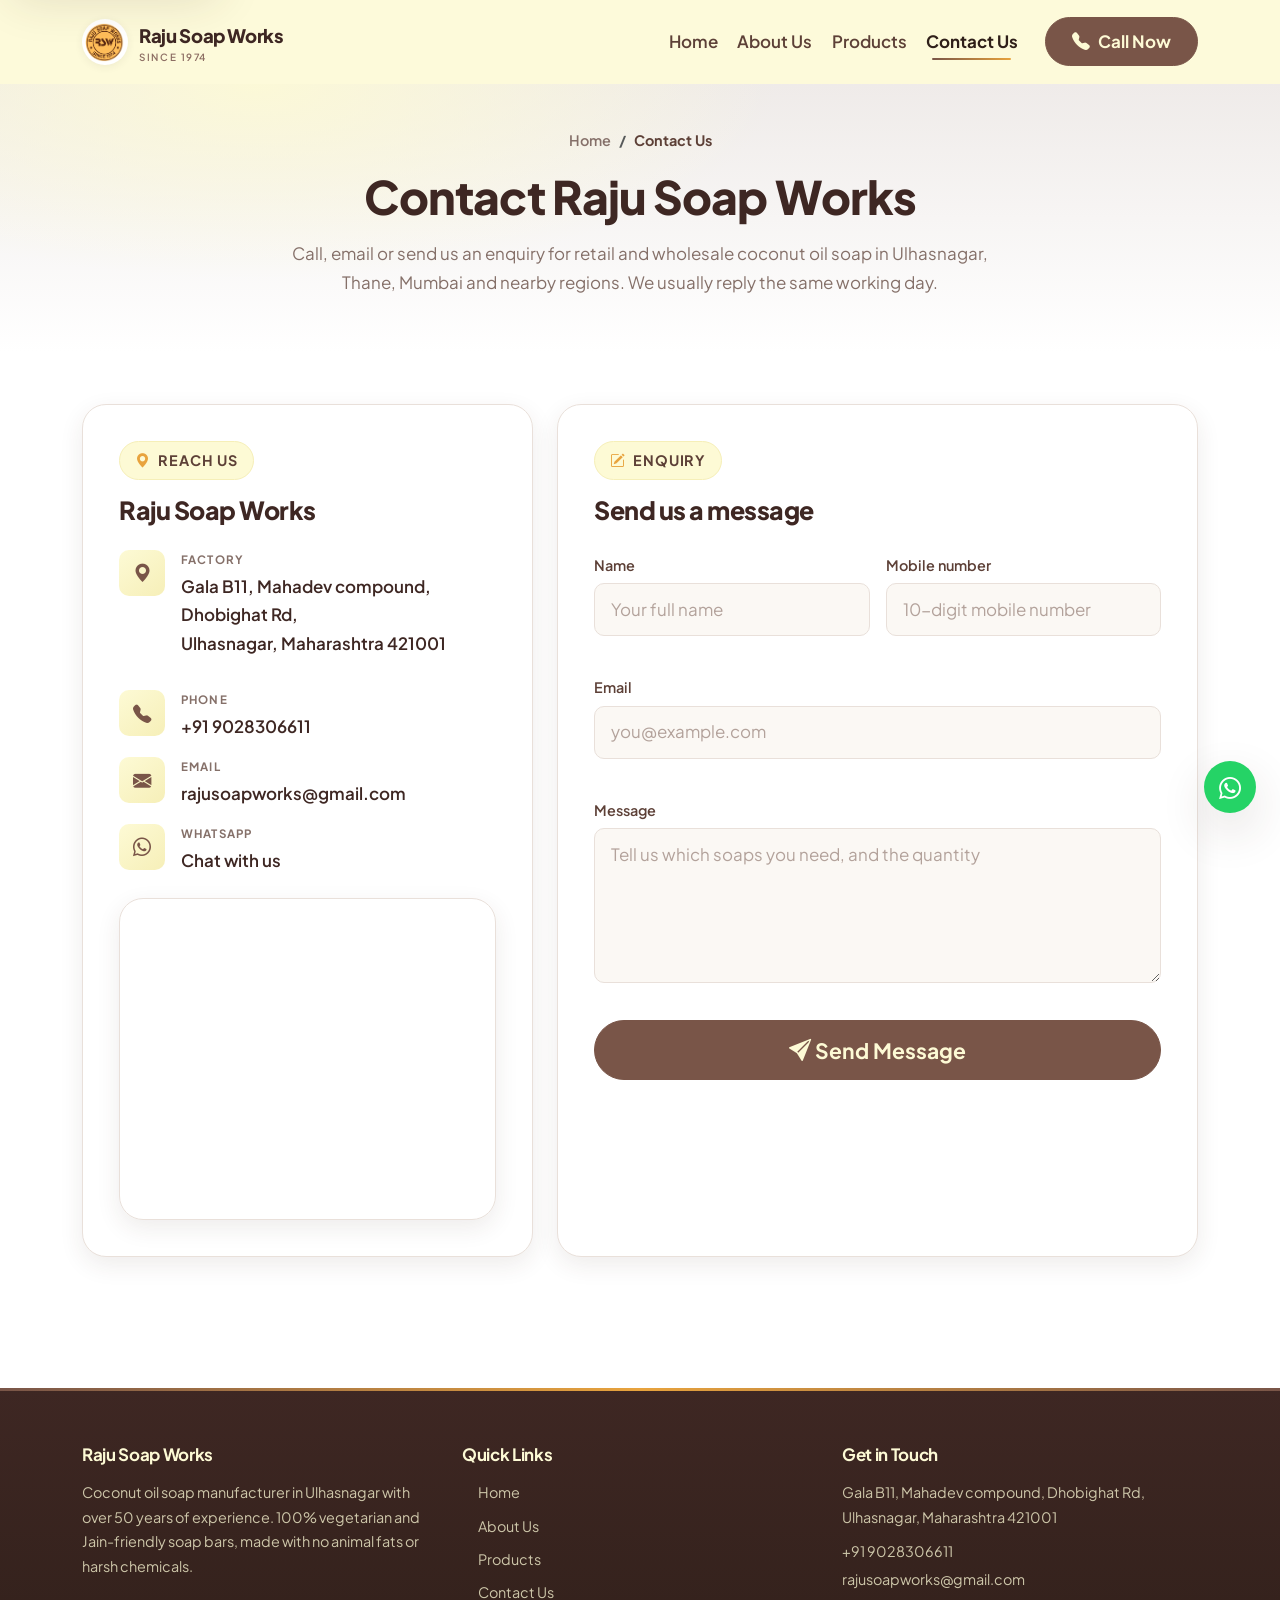
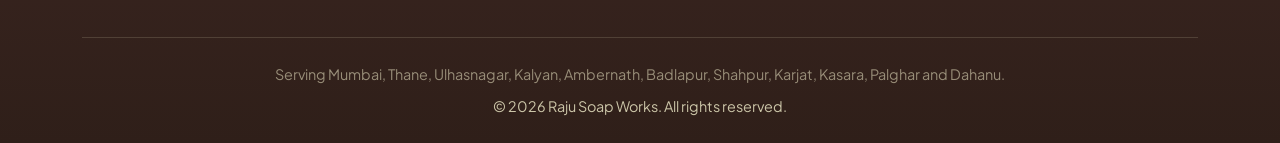
<file: contact/index.html>
<!doctype html>
<html lang="en-IN">
  <head>
    <meta charset="UTF-8" />
    <meta name="viewport" content="width=device-width, initial-scale=1" />

    <!-- ============ Primary SEO ============ -->
    <title>Contact Raju Soap Works | Soap Manufacturer in Ulhasnagar, Thane</title>
    <meta
      name="description"
      content="Contact Raju Soap Works for retail and bulk coconut oil soap. Call +91 9028306611, email rajusoapworks@gmail.com or visit our Ulhasnagar factory."
    />
    <meta
      name="keywords"
      content="contact Raju Soap Works, soap manufacturer Ulhasnagar contact, soap supplier phone number, soap factory address Ulhasnagar, bulk soap enquiry Thane"
    />
    <link rel="canonical" href="https://rajusoapworks.com/contact/" />
    <meta name="robots" content="index, follow, max-image-preview:large, max-snippet:-1, max-video-preview:-1" />
    <meta name="author" content="Raju Soap Works" />
    <meta name="publisher" content="Raju Soap Works" />
    <meta name="theme-color" content="#795548" />
    <meta name="format-detection" content="telephone=yes" />

    <!-- ============ Local / geo signals ============ -->
    <meta name="geo.region" content="IN-MH" />
    <meta name="geo.placename" content="Ulhasnagar, Thane, Maharashtra" />
    <meta name="geo.position" content="19.238414;73.167624" />
    <meta name="ICBM" content="19.238414, 73.167624" />

    <!-- ============ Open Graph ============ -->
    <meta property="og:type" content="website" />
    <meta property="og:site_name" content="Raju Soap Works" />
    <meta property="og:locale" content="en_IN" />
    <meta property="og:title" content="Contact Raju Soap Works | Soap Manufacturer in Ulhasnagar, Thane" />
    <meta
      property="og:description"
      content="Contact Raju Soap Works for retail and bulk coconut oil soap. Call +91 9028306611, email rajusoapworks@gmail.com or visit our Ulhasnagar factory."
    />
    <meta property="og:url" content="https://rajusoapworks.com/contact/" />
    <meta property="og:image" content="https://rajusoapworks.com/images/logo.png" />
    <meta property="og:image:secure_url" content="https://rajusoapworks.com/images/logo.png" />
    <meta property="og:image:type" content="image/png" />
    <meta property="og:image:width" content="345" />
    <meta property="og:image:height" content="345" />
    <meta property="og:image:alt" content="Raju Soap Works logo" />

    <!-- ============ Twitter / X ============ -->
    <meta name="twitter:card" content="summary" />
    <meta name="twitter:title" content="Contact Raju Soap Works | Soap Manufacturer in Ulhasnagar, Thane" />
    <meta
      name="twitter:description"
      content="Contact Raju Soap Works for retail and bulk coconut oil soap. Call +91 9028306611, email rajusoapworks@gmail.com or visit our Ulhasnagar factory."
    />
    <meta name="twitter:image" content="https://rajusoapworks.com/images/logo.png" />
    <meta name="twitter:image:alt" content="Raju Soap Works logo" />

    <!-- ============ Performance hints ============ -->
    <link rel="preconnect" href="https://cdn.jsdelivr.net" crossorigin />
    <link rel="preconnect" href="https://fonts.googleapis.com" />
    <link rel="preconnect" href="https://fonts.gstatic.com" crossorigin />

    <!-- ============ Icons & styles ============ -->
    <link rel="icon" type="image/png" href="../images/logo.png" />
    <link rel="apple-touch-icon" href="../images/logo.png" />
    <link href="https://fonts.googleapis.com/css2?family=Plus+Jakarta+Sans:wght@400;500;600;700;800&display=swap" rel="stylesheet" />
    <link rel="stylesheet" href="https://cdn.jsdelivr.net/npm/bootstrap@5.3.3/dist/css/bootstrap.min.css" />
    <link rel="stylesheet" href="https://cdn.jsdelivr.net/npm/bootstrap-icons@1.11.3/font/bootstrap-icons.css" />
    <link rel="stylesheet" href="../css/styles.css" />

    <script>
      document.documentElement.classList.add('js');
    </script>

    <!-- ============ Structured data ============ -->
    <script type="application/ld+json">
      {
        "@context": "https://schema.org",
        "@graph": [
          {
            "@type": ["LocalBusiness", "Organization"],
            "@id": "https://rajusoapworks.com/#business",
            "name": "Raju Soap Works",
            "alternateName": "Raju Soap Works Ulhasnagar",
            "url": "https://rajusoapworks.com/",
            "logo": {
              "@type": "ImageObject",
              "@id": "https://rajusoapworks.com/#logo",
              "url": "https://rajusoapworks.com/images/logo.png",
              "width": 345,
              "height": 345
            },
            "telephone": "+91-9028306611",
            "email": "rajusoapworks@gmail.com",
            "address": {
              "@type": "PostalAddress",
              "streetAddress": "Gala B11, Mahadev Compound, Dhobighat Road",
              "addressLocality": "Ulhasnagar",
              "addressRegion": "Maharashtra",
              "postalCode": "421001",
              "addressCountry": "IN"
            },
            "geo": { "@type": "GeoCoordinates", "latitude": 19.238414, "longitude": 73.167624 },
            "hasMap": "https://www.google.com/maps/search/?api=1&query=Raju+Soap+Works+Ulhasnagar",
            "contactPoint": {
              "@type": "ContactPoint",
              "@id": "https://rajusoapworks.com/#contact-point",
              "telephone": "+91-9028306611",
              "email": "rajusoapworks@gmail.com",
              "contactType": "sales",
              "areaServed": "IN",
              "availableLanguage": ["en", "hi", "mr"]
            }
          },
          {
            "@type": "WebPage",
            "@id": "https://rajusoapworks.com/contact/#webpage",
            "url": "https://rajusoapworks.com/contact/",
            "name": "Contact Raju Soap Works | Soap Manufacturer in Ulhasnagar, Thane",
            "about": { "@id": "https://rajusoapworks.com/#business" },
            "inLanguage": "en-IN"
          },
          {
            "@type": "BreadcrumbList",
            "itemListElement": [
              { "@type": "ListItem", "position": 1, "name": "Home", "item": "https://rajusoapworks.com/" },
              { "@type": "ListItem", "position": 2, "name": "Contact Us", "item": "https://rajusoapworks.com/contact/" }
            ]
          }
        ]
      }
    </script>
  </head>

  <body>
    <a href="#main-content" class="skip-link">Skip to main content</a>

    <header class="site-header" id="siteHeader">
      <nav class="navbar navbar-expand-lg" aria-label="Main navigation">
        <div class="container">
          <a class="navbar-brand" href="../index.html">
            <img src="../images/logo.png" alt="Raju Soap Works logo" class="brand-logo" width="46" height="46" onerror="this.style.display = 'none'" />
            <span class="brand-text">Raju Soap Works<small>Since 1974</small></span>
          </a>

          <button
            class="nav-toggle d-lg-none"
            type="button"
            data-bs-toggle="collapse"
            data-bs-target="#mainNavbar"
            aria-controls="mainNavbar"
            aria-expanded="false"
            aria-label="Toggle navigation"
          >
            <span></span><span></span><span></span>
          </button>

          <div class="collapse navbar-collapse" id="mainNavbar">
            <ul class="navbar-nav ms-auto align-items-lg-center">
              <li class="nav-item"><a class="nav-link" href="../index.html">Home</a></li>
              <li class="nav-item"><a class="nav-link" href="../about/index.html">About Us</a></li>
              <li class="nav-item"><a class="nav-link" href="../products/index.html">Products</a></li>
              <li class="nav-item"><a class="nav-link active" href="../contact/index.html" aria-current="page">Contact Us</a></li>
              <li class="nav-item ms-lg-3 mt-2 mt-lg-0">
                <a class="btn btn-yellow" href="tel:+919028306611"><i class="bi bi-telephone-fill" aria-hidden="true"></i> Call Now</a>
              </li>
            </ul>
          </div>
        </div>
      </nav>
    </header>

    <main id="main-content">
      <div class="page-head">
        <div class="container">
          <nav aria-label="Breadcrumb">
            <ol class="breadcrumb justify-content-center">
              <li class="breadcrumb-item"><a href="../index.html">Home</a></li>
              <li class="breadcrumb-item active" aria-current="page">Contact Us</li>
            </ol>
          </nav>
          <h1>Contact Raju Soap Works</h1>
          <p>
            Call, email or send us an enquiry for retail and wholesale coconut oil soap in Ulhasnagar, Thane, Mumbai and nearby regions. We usually
            reply the same working day.
          </p>
        </div>
      </div>

      <section class="section-tight" aria-labelledby="contact-heading">
        <div class="container">
          <h2 id="contact-heading" class="visually-hidden">Contact details and enquiry form</h2>

          <div class="row g-4 align-items-stretch">
            <!-- Contact details -->
            <div class="col-lg-5" data-reveal="left">
              <div class="contact-card">
                <span class="eyebrow"><i class="bi bi-geo-alt-fill" aria-hidden="true"></i> Reach us</span>
                <h3 class="mb-4">Raju Soap Works</h3>

                <ul class="contact-list">
                  <li>
                    <span class="contact-ico"><i class="bi bi-geo-alt-fill" aria-hidden="true"></i></span>
                    <div>
                      <span class="contact-label">Factory</span>
                      <address class="contact-value">Gala B11, Mahadev compound, Dhobighat Rd,<br />Ulhasnagar, Maharashtra 421001</address>
                    </div>
                  </li>
                  <li>
                    <span class="contact-ico"><i class="bi bi-telephone-fill" aria-hidden="true"></i></span>
                    <div>
                      <span class="contact-label">Phone</span>
                      <a class="contact-value" href="tel:+919028306611">+91 9028306611</a>
                    </div>
                  </li>
                  <li>
                    <span class="contact-ico"><i class="bi bi-envelope-fill" aria-hidden="true"></i></span>
                    <div>
                      <span class="contact-label">Email</span>
                      <a class="contact-value" href="mailto:rajusoapworks@gmail.com">rajusoapworks@gmail.com</a>
                    </div>
                  </li>
                  <li>
                    <span class="contact-ico"><i class="bi bi-whatsapp" aria-hidden="true"></i></span>
                    <div>
                      <span class="contact-label">WhatsApp</span>
                      <a class="contact-value" href="https://wa.me/919028306611" target="_blank" rel="noopener">Chat with us</a>
                    </div>
                  </li>
                </ul>

                <div class="map-frame mt-4">
                  <iframe
                    title="Map showing the Raju Soap Works factory in Ulhasnagar, Maharashtra"
                    src="https://www.google.com/maps/embed?pb=!1m18!1m12!1m3!1d3767.009581670882!2d73.16762427474146!3d19.238414181999914!2m3!1f0!2f0!3f0!3m2!1i1024!2i768!4f13.1!3m3!1m2!1s0x3be79568c2f90de1%3A0x3bbe82d119363622!2sRaju%20Soap%20Works!5e0!3m2!1sen!2sin!4v1780904052337!5m2!1sen!2sin"
                    allowfullscreen=""
                    loading="lazy"
                    referrerpolicy="no-referrer-when-downgrade"
                  ></iframe>
                </div>
              </div>
            </div>

            <!-- Enquiry form -->
            <div class="col-lg-7" data-reveal="right">
              <div class="contact-card">
                <span class="eyebrow"><i class="bi bi-pencil-square" aria-hidden="true"></i> Enquiry</span>
                <h3 class="mb-4">Send us a message</h3>

                <form id="callbackForm" novalidate>
                  <input type="hidden" name="_subject" value="New Website Enquiry" />
                  <input type="hidden" name="_captcha" value="false" />

                  <div class="row g-3">
                    <div class="col-md-6">
                      <label for="name" class="form-label">Name</label>
                      <input type="text" class="form-control" id="name" name="name" autocomplete="name" placeholder="Your full name" required />
                      <span class="field-error" data-error-for="name"></span>
                    </div>

                    <div class="col-md-6">
                      <label for="phone" class="form-label">Mobile number</label>
                      <input type="tel" class="form-control" id="phone" name="phone" autocomplete="tel" placeholder="10-digit mobile number" required />
                      <span class="field-error" data-error-for="phone"></span>
                    </div>

                    <div class="col-12">
                      <label for="email" class="form-label">Email</label>
                      <input type="email" class="form-control" id="email" name="email" autocomplete="email" placeholder="you@example.com" required />
                      <span class="field-error" data-error-for="email"></span>
                    </div>

                    <div class="col-12">
                      <label for="message" class="form-label">Message</label>
                      <textarea class="form-control" id="message" name="message" rows="5" placeholder="Tell us which soaps you need, and the quantity" required></textarea>
                      <span class="field-error" data-error-for="message"></span>
                    </div>

                    <div class="col-12 d-grid">
                      <button type="submit" class="btn btn-yellow btn-lg" id="submitBtn">
                        <span class="spinner" aria-hidden="true"></span>
                        <span class="btn-label"><i class="bi bi-send-fill" aria-hidden="true"></i> Send Message</span>
                      </button>
                    </div>
                  </div>

                  <div id="contact-success" class="alert alert-success mt-3 d-none" role="status">
                    <i class="bi bi-check-circle-fill" aria-hidden="true"></i> Thank you! We'll get back to you soon.
                  </div>
                </form>
              </div>
            </div>
          </div>
        </div>
      </section>
    </main>

    <footer class="site-footer">
      <div class="container">
        <div class="row g-4">
          <div class="col-lg-4">
            <h2 class="footer-heading">Raju Soap Works</h2>
            <p class="mb-0">
              Coconut oil soap manufacturer in Ulhasnagar with over 50 years of experience. 100% vegetarian and Jain-friendly soap bars, made with
              no animal fats or harsh chemicals.
            </p>
          </div>
          <div class="col-6 col-lg-4">
            <h2 class="footer-heading">Quick Links</h2>
            <ul class="footer-links">
              <li><a href="../index.html">Home</a></li>
              <li><a href="../about/index.html">About Us</a></li>
              <li><a href="../products/index.html">Products</a></li>
              <li><a href="../contact/index.html">Contact Us</a></li>
            </ul>
          </div>
          <div class="col-6 col-lg-4">
            <h2 class="footer-heading">Get in Touch</h2>
            <address>Gala B11, Mahadev compound, Dhobighat Rd, Ulhasnagar, Maharashtra 421001</address>
            <p class="mb-1"><a href="tel:+919028306611">+91 9028306611</a></p>
            <p class="mb-0"><a href="mailto:rajusoapworks@gmail.com">rajusoapworks@gmail.com</a></p>
          </div>
        </div>
        <div class="footer-bottom">
          <p class="footer-areas">
            Serving Mumbai, Thane, Ulhasnagar, Kalyan, Ambernath, Badlapur, Shahpur, Karjat, Kasara, Palghar and Dahanu.
          </p>
          <p class="mb-0">&copy; <span id="current-year"></span> Raju Soap Works. All rights reserved.</p>
        </div>
      </div>
    </footer>

    <!-- Error toast -->
    <div class="toast-popup" id="popupMessage" role="alert" aria-live="assertive">
      <i class="bi bi-exclamation-triangle-fill" aria-hidden="true"></i>
      <p id="popupText"></p>
      <button class="toast-close" type="button" onclick="closePopup()" aria-label="Dismiss message">&times;</button>
    </div>

    <div class="fab-stack">
      <a class="fab fab-whatsapp" href="https://wa.me/919028306611" target="_blank" rel="noopener" aria-label="Chat with us on WhatsApp">
        <i class="bi bi-whatsapp" aria-hidden="true"></i>
      </a>
      <button class="fab fab-top" id="backToTop" type="button" aria-label="Back to top">
        <i class="bi bi-arrow-up" aria-hidden="true"></i>
      </button>
    </div>

    <script src="https://cdn.jsdelivr.net/npm/bootstrap@5.3.3/dist/js/bootstrap.bundle.min.js"></script>
    <script src="../script.js"></script>
  </body>
</html>
</file>
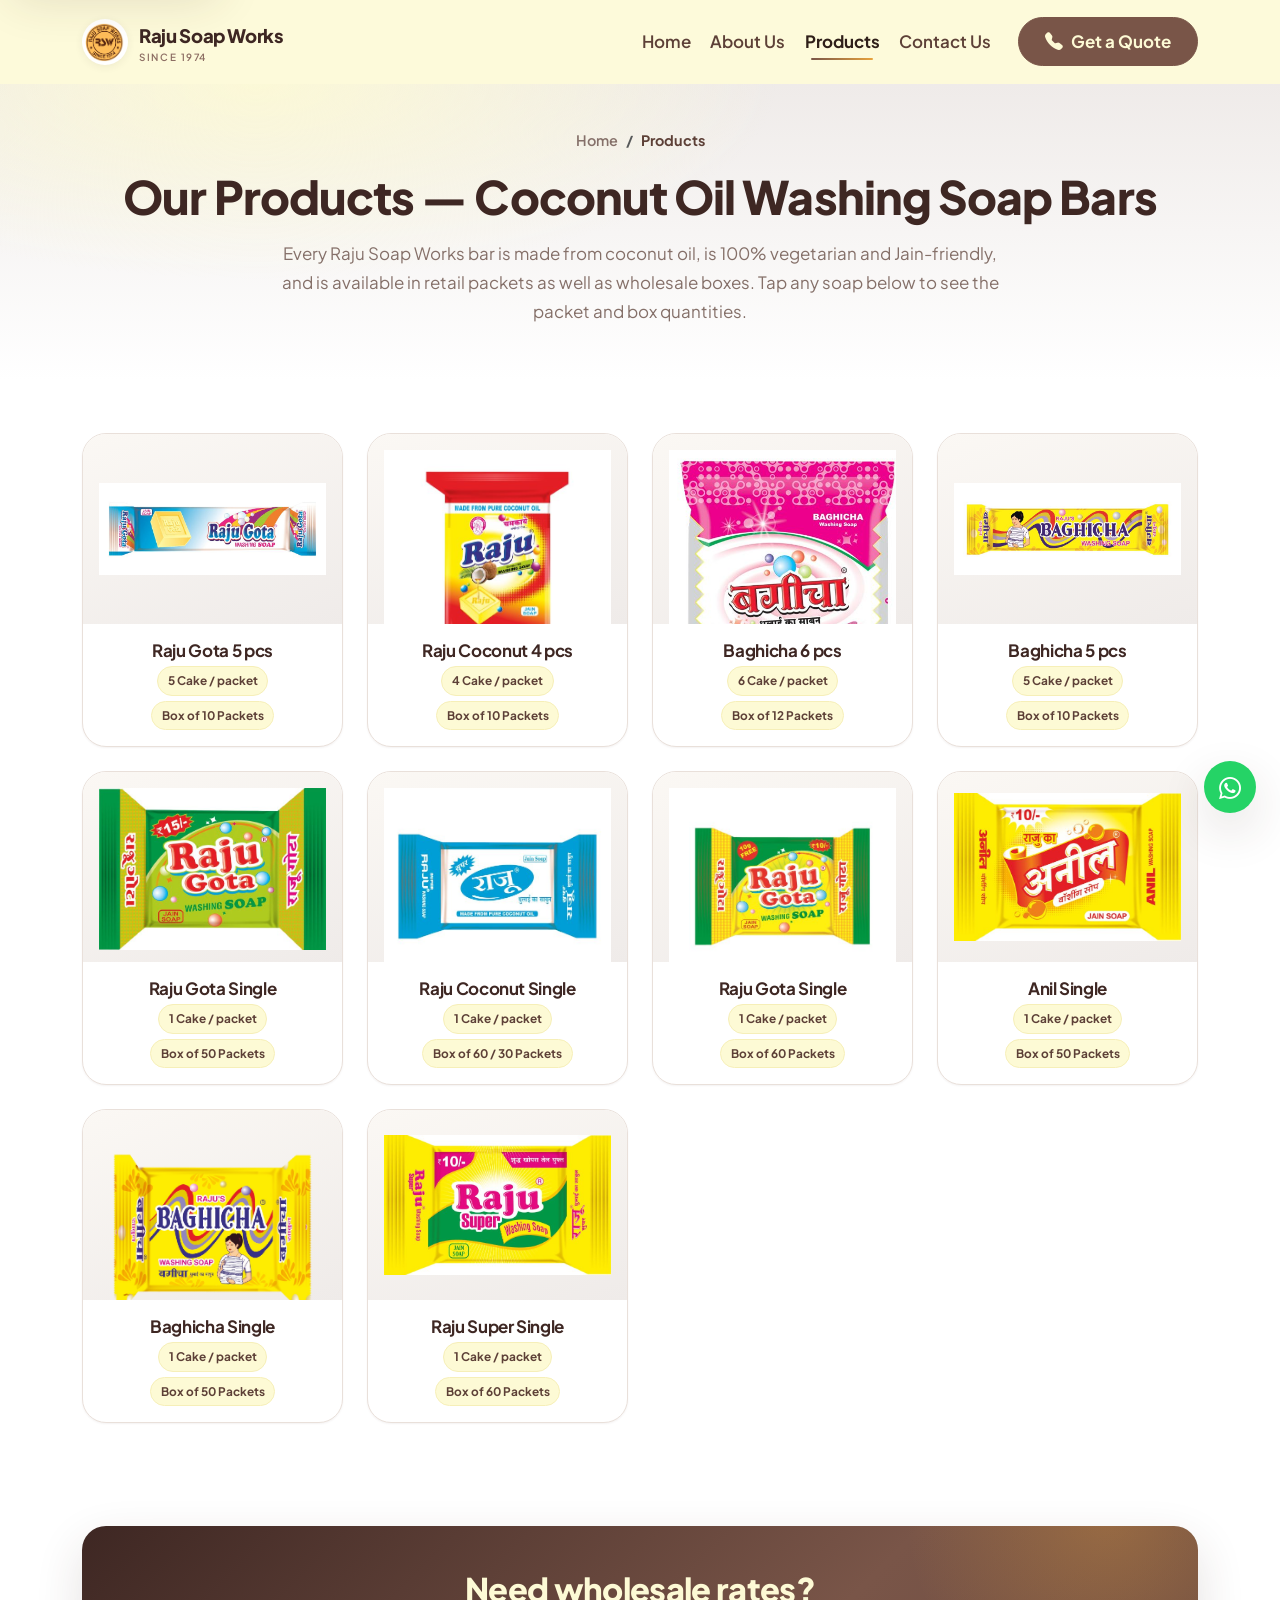
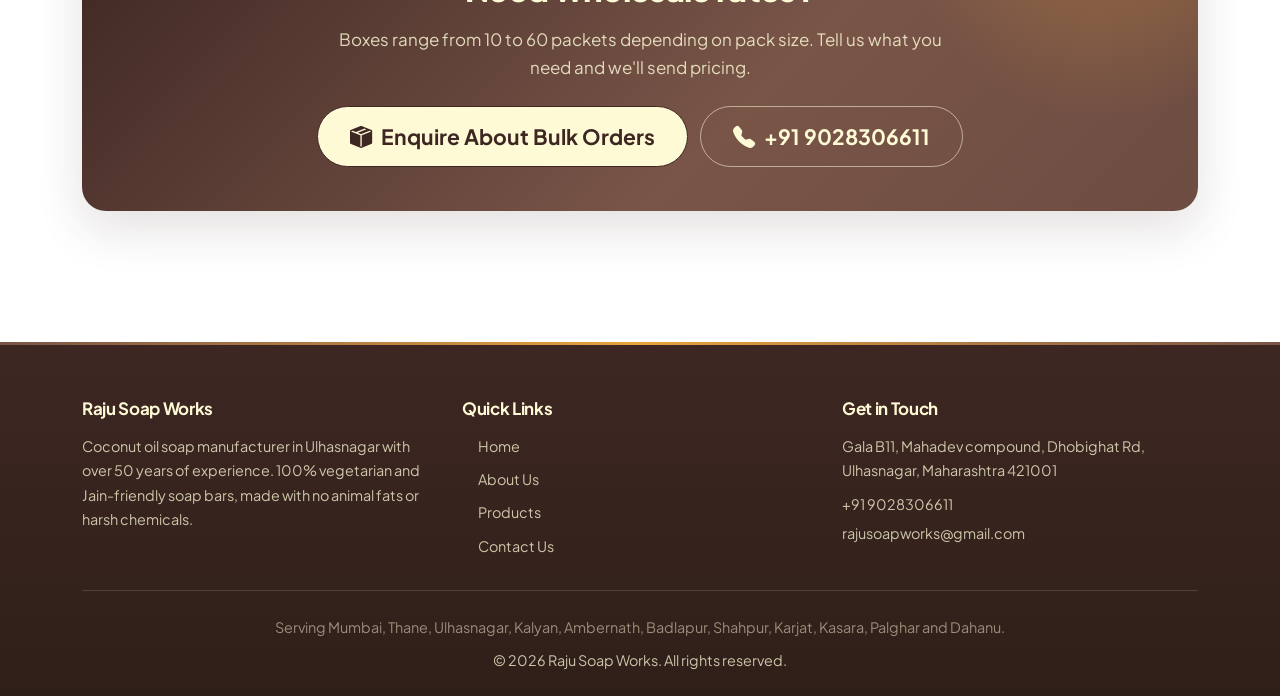
<file: products/index.html>
<!doctype html>
<html lang="en-IN">
  <head>
    <meta charset="UTF-8" />
    <meta name="viewport" content="width=device-width, initial-scale=1" />

    <!-- ============ Primary SEO ============ -->
    <title>Our Products — Coconut Oil Washing Soap Bars | Raju Soap Works</title>
    <meta
      name="description"
      content="Browse Raju Gota, Raju Coconut, Baghicha, Anil and Raju Super coconut oil soap bars. Available in retail packets and wholesale boxes of 10 to 60 packets."
    />
    <meta
      name="keywords"
      content="coconut oil soap bars, Raju Gota soap, Raju Coconut soap, Baghicha soap, Anil soap, Raju Super soap, washing soap wholesale, soap packets and boxes, Jain soap products"
    />
    <link rel="canonical" href="https://rajusoapworks.com/products/" />
    <meta name="robots" content="index, follow, max-image-preview:large, max-snippet:-1, max-video-preview:-1" />
    <meta name="author" content="Raju Soap Works" />
    <meta name="publisher" content="Raju Soap Works" />
    <meta name="theme-color" content="#795548" />

    <!-- ============ Local / geo signals ============ -->
    <meta name="geo.region" content="IN-MH" />
    <meta name="geo.placename" content="Ulhasnagar, Thane, Maharashtra" />

    <!-- ============ Open Graph ============ -->
    <meta property="og:type" content="website" />
    <meta property="og:site_name" content="Raju Soap Works" />
    <meta property="og:locale" content="en_IN" />
    <meta property="og:title" content="Our Products — Coconut Oil Washing Soap Bars | Raju Soap Works" />
    <meta
      property="og:description"
      content="Browse Raju Gota, Raju Coconut, Baghicha, Anil and Raju Super coconut oil soap bars. Available in retail packets and wholesale boxes of 10 to 60 packets."
    />
    <meta property="og:url" content="https://rajusoapworks.com/products/" />
    <meta property="og:image" content="https://rajusoapworks.com/images/rsw_home_1.png" />
    <meta property="og:image:secure_url" content="https://rajusoapworks.com/images/rsw_home_1.png" />
    <meta property="og:image:type" content="image/png" />
    <meta property="og:image:width" content="1311" />
    <meta property="og:image:height" content="930" />
    <meta property="og:image:alt" content="Range of Raju Soap Works coconut oil soap bars" />

    <!-- ============ Twitter / X ============ -->
    <meta name="twitter:card" content="summary_large_image" />
    <meta name="twitter:title" content="Our Products — Coconut Oil Washing Soap Bars | Raju Soap Works" />
    <meta
      name="twitter:description"
      content="Browse Raju Gota, Raju Coconut, Baghicha, Anil and Raju Super coconut oil soap bars. Available in retail packets and wholesale boxes of 10 to 60 packets."
    />
    <meta name="twitter:image" content="https://rajusoapworks.com/images/rsw_home_1.png" />
    <meta name="twitter:image:alt" content="Range of Raju Soap Works coconut oil soap bars" />

    <!-- ============ Performance hints ============ -->
    <link rel="preconnect" href="https://cdn.jsdelivr.net" crossorigin />
    <link rel="preconnect" href="https://fonts.googleapis.com" />
    <link rel="preconnect" href="https://fonts.gstatic.com" crossorigin />

    <!-- ============ Icons & styles ============ -->
    <link rel="icon" type="image/png" href="../images/logo.png" />
    <link rel="apple-touch-icon" href="../images/logo.png" />
    <link href="https://fonts.googleapis.com/css2?family=Plus+Jakarta+Sans:wght@400;500;600;700;800&display=swap" rel="stylesheet" />
    <link rel="stylesheet" href="https://cdn.jsdelivr.net/npm/bootstrap@5.3.3/dist/css/bootstrap.min.css" />
    <link rel="stylesheet" href="https://cdn.jsdelivr.net/npm/bootstrap-icons@1.11.3/font/bootstrap-icons.css" />
    <link rel="stylesheet" href="../css/styles.css" />

    <script>
      document.documentElement.classList.add('js');
    </script>

    <!-- ============ Structured data ============ -->
    <!-- Product / ItemList schema for the catalog below is injected at runtime by script.js,
         generated from the same `products` array that renders the grid. -->
    <script type="application/ld+json">
      {
        "@context": "https://schema.org",
        "@graph": [
          {
            "@type": ["LocalBusiness", "Organization"],
            "@id": "https://rajusoapworks.com/#business",
            "name": "Raju Soap Works",
            "url": "https://rajusoapworks.com/",
            "logo": {
              "@type": "ImageObject",
              "@id": "https://rajusoapworks.com/#logo",
              "url": "https://rajusoapworks.com/images/logo.png",
              "width": 345,
              "height": 345
            },
            "telephone": "+91-9028306611",
            "email": "rajusoapworks@gmail.com",
            "address": {
              "@type": "PostalAddress",
              "streetAddress": "Gala B11, Mahadev Compound, Dhobighat Road",
              "addressLocality": "Ulhasnagar",
              "addressRegion": "Maharashtra",
              "postalCode": "421001",
              "addressCountry": "IN"
            }
          },
          {
            "@type": "WebPage",
            "@id": "https://rajusoapworks.com/products/#webpage",
            "url": "https://rajusoapworks.com/products/",
            "name": "Our Products — Coconut Oil Washing Soap Bars | Raju Soap Works",
            "about": { "@id": "https://rajusoapworks.com/#business" },
            "inLanguage": "en-IN"
          },
          {
            "@type": "BreadcrumbList",
            "itemListElement": [
              { "@type": "ListItem", "position": 1, "name": "Home", "item": "https://rajusoapworks.com/" },
              { "@type": "ListItem", "position": 2, "name": "Products", "item": "https://rajusoapworks.com/products/" }
            ]
          }
        ]
      }
    </script>
  </head>

  <body>
    <a href="#main-content" class="skip-link">Skip to main content</a>

    <header class="site-header" id="siteHeader">
      <nav class="navbar navbar-expand-lg" aria-label="Main navigation">
        <div class="container">
          <a class="navbar-brand" href="../index.html">
            <img src="../images/logo.png" alt="Raju Soap Works logo" class="brand-logo" width="46" height="46" onerror="this.style.display = 'none'" />
            <span class="brand-text">Raju Soap Works<small>Since 1974</small></span>
          </a>

          <button
            class="nav-toggle d-lg-none"
            type="button"
            data-bs-toggle="collapse"
            data-bs-target="#mainNavbar"
            aria-controls="mainNavbar"
            aria-expanded="false"
            aria-label="Toggle navigation"
          >
            <span></span><span></span><span></span>
          </button>

          <div class="collapse navbar-collapse" id="mainNavbar">
            <ul class="navbar-nav ms-auto align-items-lg-center">
              <li class="nav-item"><a class="nav-link" href="../index.html">Home</a></li>
              <li class="nav-item"><a class="nav-link" href="../about/index.html">About Us</a></li>
              <li class="nav-item"><a class="nav-link active" href="../products/index.html" aria-current="page">Products</a></li>
              <li class="nav-item"><a class="nav-link" href="../contact/index.html">Contact Us</a></li>
              <li class="nav-item ms-lg-3 mt-2 mt-lg-0">
                <a class="btn btn-yellow" href="../contact/index.html"><i class="bi bi-telephone-fill" aria-hidden="true"></i> Get a Quote</a>
              </li>
            </ul>
          </div>
        </div>
      </nav>
    </header>

    <main id="main-content">
      <div class="page-head">
        <div class="container">
          <nav aria-label="Breadcrumb">
            <ol class="breadcrumb justify-content-center">
              <li class="breadcrumb-item"><a href="../index.html">Home</a></li>
              <li class="breadcrumb-item active" aria-current="page">Products</li>
            </ol>
          </nav>
          <h1>Our Products — Coconut Oil Washing Soap Bars</h1>
          <p>
            Every Raju Soap Works bar is made from coconut oil, is 100% vegetarian and Jain-friendly, and is available in retail packets as well as
            wholesale boxes. Tap any soap below to see the packet and box quantities.
          </p>
        </div>
      </div>

      <section class="section-tight" aria-labelledby="catalog-heading">
        <div class="container">
          <h2 id="catalog-heading" class="visually-hidden">Soap catalog</h2>
          <div class="row g-4 product" id="productGrid"></div>
        </div>
      </section>

      <section class="section-tight" aria-labelledby="products-cta-heading">
        <div class="container">
          <div class="stats text-center" data-reveal="up">
            <h2 id="products-cta-heading" class="text-cream mb-3">Need wholesale rates?</h2>
            <p class="mx-auto mb-4" style="max-width: 52ch; color: rgba(253, 250, 213, 0.82)">
              Boxes range from 10 to 60 packets depending on pack size. Tell us what you need and we'll send pricing.
            </p>
            <div class="btn-group-cta">
              <a href="../contact/index.html" class="btn btn-brown btn-lg"><i class="bi bi-box-seam-fill" aria-hidden="true"></i> Enquire About Bulk Orders</a>
              <a href="tel:+919028306611" class="btn btn-ghost btn-lg"><i class="bi bi-telephone-fill" aria-hidden="true"></i> +91 9028306611</a>
            </div>
          </div>
        </div>
      </section>

      <!-- Product modal (single instance, reused for every product) -->
      <div class="modal-backdrop-custom" id="customModal" role="dialog" aria-modal="true" aria-labelledby="modalProductName" hidden>
        <div class="modal-panel" role="document">
          <button class="modal-close" id="modalClose" type="button" aria-label="Close product details">
            <i class="bi bi-x-lg" aria-hidden="true"></i>
          </button>

          <div class="modal-media">
            <img id="modalProductImage" alt="" />
          </div>

          <h3 id="modalProductName"></h3>

          <table class="spec-table">
            <caption class="visually-hidden">Packet and box quantities for the selected soap</caption>
            <tbody>
              <tr>
                <th scope="row">Packet Contains</th>
                <td id="modalProductPieces"></td>
              </tr>
              <tr>
                <th scope="row">Box Of</th>
                <td id="modalProductPacks"></td>
              </tr>
            </tbody>
          </table>

          <div class="d-grid mt-4">
            <a href="../contact/index.html" class="btn btn-yellow"><i class="bi bi-envelope-fill" aria-hidden="true"></i> Enquire about this soap</a>
          </div>
        </div>
      </div>
    </main>

    <footer class="site-footer">
      <div class="container">
        <div class="row g-4">
          <div class="col-lg-4">
            <h2 class="footer-heading">Raju Soap Works</h2>
            <p class="mb-0">
              Coconut oil soap manufacturer in Ulhasnagar with over 50 years of experience. 100% vegetarian and Jain-friendly soap bars, made with
              no animal fats or harsh chemicals.
            </p>
          </div>
          <div class="col-6 col-lg-4">
            <h2 class="footer-heading">Quick Links</h2>
            <ul class="footer-links">
              <li><a href="../index.html">Home</a></li>
              <li><a href="../about/index.html">About Us</a></li>
              <li><a href="../products/index.html">Products</a></li>
              <li><a href="../contact/index.html">Contact Us</a></li>
            </ul>
          </div>
          <div class="col-6 col-lg-4">
            <h2 class="footer-heading">Get in Touch</h2>
            <address>Gala B11, Mahadev compound, Dhobighat Rd, Ulhasnagar, Maharashtra 421001</address>
            <p class="mb-1"><a href="tel:+919028306611">+91 9028306611</a></p>
            <p class="mb-0"><a href="mailto:rajusoapworks@gmail.com">rajusoapworks@gmail.com</a></p>
          </div>
        </div>
        <div class="footer-bottom">
          <p class="footer-areas">
            Serving Mumbai, Thane, Ulhasnagar, Kalyan, Ambernath, Badlapur, Shahpur, Karjat, Kasara, Palghar and Dahanu.
          </p>
          <p class="mb-0">&copy; <span id="current-year"></span> Raju Soap Works. All rights reserved.</p>
        </div>
      </div>
    </footer>

    <div class="fab-stack">
      <a class="fab fab-whatsapp" href="https://wa.me/919028306611" target="_blank" rel="noopener" aria-label="Chat with us on WhatsApp">
        <i class="bi bi-whatsapp" aria-hidden="true"></i>
      </a>
      <button class="fab fab-top" id="backToTop" type="button" aria-label="Back to top">
        <i class="bi bi-arrow-up" aria-hidden="true"></i>
      </button>
    </div>

    <script src="https://cdn.jsdelivr.net/npm/bootstrap@5.3.3/dist/js/bootstrap.bundle.min.js"></script>
    <script src="../script.js"></script>
  </body>
</html>
</file>
<file: css/styles.css>
/* ==========================================================================
   Raju Soap Works — design system
   Layered on top of Bootstrap 5.3. Palette is unchanged from the original
   brand (brown #795548 / cream #FDFAD5); everything else is rebuilt.
   Sections:
     01 Tokens
     02 Base & typography
     03 Utilities
     04 Motion system (scroll reveal, keyframes, reduced-motion)
     05 Buttons
     06 Header & navigation
     07 Hero
     08 Stats band
     09 Feature cards
     10 Marquee (best sellers)
     11 Product grid
     12 Product modal
     13 FAQ accordion
     14 About page
     15 Contact page & forms
     16 Breadcrumbs
     17 Footer
     18 Floating actions (back to top, WhatsApp)
     19 404 page
   ========================================================================== */

/* ==========================================================================
   01 Tokens
   ========================================================================== */

:root {
  /* Brand ramp built around the original --brown */
  --brown-900: #2f1f19;
  --brown-800: #3e2723;
  --brown-700: #5d4037;
  --brown-600: #6d4c41;
  --brown: #795548; /* brand, unchanged */
  --brown-400: #8d6e63;
  --brown-300: #a1887f;
  --brown-light: #bcaaa4; /* unchanged */
  --brown-100: #d7ccc8;
  --brown-50: #efebe9;

  /* Cream / accent */
  --yellow: #fdfad5; /* unchanged */
  --cream-deep: #f6efb8;
  --amber: #e8a33d;
  --amber-soft: #f3c77e;

  /* Neutrals */
  --ink: #241a15;
  --body: #5a4a43;
  --muted: #857069;
  --line: #e9e0da;
  --surface: #ffffff;
  --surface-2: #fbf8f4;

  /* Typography */
  --font-sans: 'Plus Jakarta Sans', -apple-system, BlinkMacSystemFont, 'Segoe UI', Roboto, sans-serif;
  --step--1: clamp(0.82rem, 0.79rem + 0.14vw, 0.9rem);
  --step-0: clamp(0.98rem, 0.95rem + 0.15vw, 1.06rem);
  --step-1: clamp(1.13rem, 1.05rem + 0.35vw, 1.32rem);
  --step-2: clamp(1.2rem, 1.08rem + 0.6vw, 1.78rem);
  /* Minimums are deliberately small: long words like "generations" overflow a
     ~358px content box above ~1.4rem, and body has overflow-x hidden, so an
     oversized minimum silently clips text on 360–390px phones. */
  --step-3: clamp(1.35rem, 1.12rem + 1.15vw, 2.4rem);
  --step-4: clamp(1.7rem, 1.28rem + 2vw, 3.2rem);

  /* Spacing */
  --space-2: 0.5rem;
  --space-3: 0.75rem;
  --space-4: 1rem;
  --space-6: 1.5rem;
  --space-8: 2rem;
  --space-12: 3rem;
  --space-16: 4rem;
  --space-24: 6rem;

  /* Radii */
  --r-sm: 10px;
  --r-md: 16px;
  --r-lg: 24px;
  --r-xl: 32px;
  --r-full: 999px;

  /* Brown-tinted shadows read warmer than neutral grey */
  --shadow-xs: 0 1px 2px rgba(61, 39, 35, 0.06);
  --shadow-sm: 0 2px 8px rgba(61, 39, 35, 0.07);
  --shadow-md: 0 8px 24px rgba(61, 39, 35, 0.09);
  --shadow-lg: 0 18px 48px rgba(61, 39, 35, 0.14);
  --shadow-xl: 0 30px 70px rgba(61, 39, 35, 0.2);

  /* Motion */
  --ease-out: cubic-bezier(0.16, 1, 0.3, 1);
  --ease-in-out: cubic-bezier(0.65, 0, 0.35, 1);
  --ease-spring: cubic-bezier(0.34, 1.4, 0.64, 1);
  --t-fast: 180ms;
  --t-mid: 320ms;
  --t-slow: 620ms;

  --header-h: 76px;
}

/* ==========================================================================
   02 Base & typography
   ========================================================================== */

*,
*::before,
*::after {
  box-sizing: border-box;
}

html {
  scroll-behavior: smooth;
  scroll-padding-top: calc(var(--header-h) + 1rem);
  -webkit-text-size-adjust: 100%;
}

body {
  font-family: var(--font-sans);
  font-size: var(--step-0);
  line-height: 1.7;
  color: var(--body);
  background: var(--surface);
  overflow-x: hidden;
  -webkit-font-smoothing: antialiased;
  -moz-osx-font-smoothing: grayscale;
}

h1,
h2,
h3,
h4,
h5,
h6 {
  font-family: var(--font-sans);
  color: var(--brown-800);
  font-weight: 800;
  line-height: 1.18;
  letter-spacing: -0.02em;
  text-wrap: balance;
  overflow-wrap: break-word;
}

h1 {
  font-size: var(--step-4);
}
h2 {
  font-size: var(--step-3);
}
h3 {
  font-size: var(--step-2);
}

p {
  text-wrap: pretty;
}

a {
  color: var(--brown);
  text-decoration-thickness: 1px;
  text-underline-offset: 3px;
  transition: color var(--t-fast) var(--ease-out);
}

a:hover {
  color: var(--brown-600);
}

img {
  max-width: 100%;
}

::selection {
  background: var(--brown);
  color: var(--yellow);
}

/* Consistent, visible keyboard focus everywhere */
:focus-visible {
  outline: 3px solid var(--amber);
  outline-offset: 3px;
  border-radius: 4px;
}

.skip-link {
  position: fixed;
  top: var(--space-3);
  left: var(--space-3);
  z-index: 2000;
  display: inline-block;
  padding: 0.7rem 1.2rem;
  background: var(--brown-800);
  color: var(--yellow);
  font-weight: 600;
  border-radius: var(--r-sm);
  box-shadow: var(--shadow-lg);
  transform: translateY(-160%);
  transition: transform var(--t-mid) var(--ease-spring);
}

.skip-link:focus {
  transform: translateY(0);
  color: var(--yellow);
}

/* ==========================================================================
   03 Utilities
   ========================================================================== */

.text-brown {
  color: var(--brown) !important;
}
.text-brown-dark {
  color: var(--brown-800) !important;
}
.text-cream {
  color: var(--yellow) !important;
}
.text-soft {
  color: var(--muted) !important;
}

.bg-cream {
  background: var(--yellow);
}
.bg-sand {
  background: var(--surface-2);
}

.section {
  padding-block: clamp(3rem, 7vw, 6rem);
}

.section-tight {
  padding-block: clamp(2rem, 4vw, 3.5rem);
}

.measure {
  max-width: 62ch;
  margin-inline: auto;
}

/* Small pill label that sits above a section heading */
.eyebrow {
  display: inline-flex;
  align-items: center;
  gap: 0.5rem;
  padding: 0.4rem 0.95rem;
  border-radius: var(--r-full);
  background: var(--yellow);
  color: var(--brown-700);
  border: 1px solid var(--cream-deep);
  font-size: var(--step--1);
  font-weight: 700;
  letter-spacing: 0.06em;
  text-transform: uppercase;
  margin-bottom: var(--space-4);
}

.eyebrow i {
  color: var(--amber);
}

.section-head {
  text-align: center;
  max-width: 60ch;
  margin-inline: auto;
  margin-bottom: clamp(2rem, 4vw, 3.25rem);
}

.section-head p {
  color: var(--muted);
  margin-bottom: 0;
}

/* Decorative underline flourish beneath a heading */
.rule {
  width: 68px;
  height: 4px;
  border-radius: var(--r-full);
  background: linear-gradient(90deg, var(--brown), var(--amber));
  margin: var(--space-4) auto 0;
}

/* ==========================================================================
   04 Motion system
   ========================================================================== */

/* Reveal-on-scroll. Scoped to .js so the content is never hidden when
   JavaScript is unavailable or fails. */
.js [data-reveal] {
  opacity: 0;
  transition:
    opacity var(--t-slow) var(--ease-out),
    transform var(--t-slow) var(--ease-out);
  transition-delay: var(--reveal-delay, 0ms);
  will-change: opacity, transform;
}

.js [data-reveal='up'] {
  transform: translateY(28px);
}
.js [data-reveal='left'] {
  transform: translateX(-32px);
}
.js [data-reveal='right'] {
  transform: translateX(32px);
}
.js [data-reveal='scale'] {
  transform: scale(0.94);
}

.js [data-reveal].is-visible {
  opacity: 1;
  transform: none;
}

@keyframes float-y {
  0%,
  100% {
    transform: translateY(0);
  }
  50% {
    transform: translateY(-14px);
  }
}

@keyframes pulse-ring {
  0% {
    box-shadow: 0 0 0 0 rgba(37, 211, 102, 0.5);
  }
  70% {
    box-shadow: 0 0 0 18px rgba(37, 211, 102, 0);
  }
  100% {
    box-shadow: 0 0 0 0 rgba(37, 211, 102, 0);
  }
}

@keyframes marquee {
  from {
    transform: translateX(0);
  }
  to {
    transform: translateX(-50%);
  }
}

@keyframes spin {
  to {
    transform: rotate(360deg);
  }
}

/* Respect the OS-level motion preference: keep state changes, drop movement. */
@media (prefers-reduced-motion: reduce) {
  html {
    scroll-behavior: auto;
  }

  *,
  *::before,
  *::after {
    animation-duration: 0.01ms !important;
    animation-iteration-count: 1 !important;
    transition-duration: 0.01ms !important;
    scroll-behavior: auto !important;
  }

  .js [data-reveal] {
    opacity: 1;
    transform: none;
  }
}

/* ==========================================================================
   05 Buttons
   ========================================================================== */

.btn {
  --btn-bg: var(--brown);
  --btn-fg: var(--yellow);
  --btn-bd: var(--brown);
  position: relative;
  display: inline-flex;
  align-items: center;
  justify-content: center;
  gap: 0.55rem;
  padding: 0.8rem 1.6rem;
  font-weight: 700;
  font-size: var(--step-0);
  line-height: 1.2;
  border-radius: var(--r-full);
  border: 1.5px solid var(--btn-bd);
  background: var(--btn-bg);
  color: var(--btn-fg);
  overflow: hidden;
  isolation: isolate;
  transition:
    transform var(--t-mid) var(--ease-spring),
    box-shadow var(--t-mid) var(--ease-out),
    background-color var(--t-mid) var(--ease-out),
    color var(--t-mid) var(--ease-out),
    border-color var(--t-mid) var(--ease-out);
}

/* Light sweep that crosses the button on hover */
.btn::after {
  content: '';
  position: absolute;
  inset: 0;
  z-index: -1;
  background: linear-gradient(120deg, transparent 20%, rgba(255, 255, 255, 0.32) 50%, transparent 80%);
  transform: translateX(-120%);
  transition: transform var(--t-slow) var(--ease-out);
}

.btn:hover::after,
.btn:focus-visible::after {
  transform: translateX(120%);
}

.btn:hover {
  transform: translateY(-3px);
  box-shadow: var(--shadow-lg);
}

.btn:active {
  transform: translateY(-1px) scale(0.985);
}

.btn i {
  font-size: 1.05em;
}

/* Primary: solid brown on cream text (original .btn-yellow role) */
.btn-yellow {
  --btn-bg: var(--brown);
  --btn-fg: var(--yellow);
  --btn-bd: var(--brown);
}

.btn-yellow:hover,
.btn-yellow:focus {
  --btn-bg: var(--brown-800);
  --btn-bd: var(--brown-800);
  color: var(--yellow);
}

/* Secondary: cream fill, brown text (original .btn-brown role) */
.btn-brown {
  --btn-bg: var(--yellow);
  --btn-fg: var(--brown-800);
  --btn-bd: var(--brown-800);
}

.btn-brown:hover,
.btn-brown:focus {
  --btn-bg: var(--surface);
  --btn-fg: var(--brown-800);
  --btn-bd: var(--brown-800);
  color: var(--brown-800);
}

/* Ghost variant for placement on dark/brown backgrounds */
.btn-ghost {
  --btn-bg: transparent;
  --btn-fg: var(--yellow);
  --btn-bd: rgba(253, 250, 213, 0.55);
}

.btn-ghost:hover,
.btn-ghost:focus {
  --btn-bg: var(--yellow);
  --btn-fg: var(--brown-800);
  --btn-bd: var(--yellow);
  color: var(--brown-800);
}

.btn-lg {
  padding: 1rem 2rem;
  font-size: var(--step-1);
}

.btn-group-cta {
  display: flex;
  flex-wrap: wrap;
  gap: var(--space-3);
  justify-content: center;
}

/* Inline submit spinner */
.btn .spinner {
  width: 1em;
  height: 1em;
  border: 2px solid currentColor;
  border-right-color: transparent;
  border-radius: 50%;
  animation: spin 0.7s linear infinite;
  display: none;
}

.btn.is-loading .spinner {
  display: inline-block;
}

.btn.is-loading {
  pointer-events: none;
  opacity: 0.75;
}

/* ==========================================================================
   06 Header & navigation
   ========================================================================== */

.site-header {
  position: sticky;
  top: 0;
  z-index: 1030;
}

.site-header .navbar {
  background: rgba(253, 250, 213, 0.88);
  backdrop-filter: saturate(180%) blur(14px);
  -webkit-backdrop-filter: saturate(180%) blur(14px);
  border-bottom: 1px solid transparent;
  padding-block: 0.85rem;
  transition:
    padding var(--t-mid) var(--ease-out),
    box-shadow var(--t-mid) var(--ease-out),
    background-color var(--t-mid) var(--ease-out),
    border-color var(--t-mid) var(--ease-out);
}

/* Compacts and lifts once the page is scrolled */
.site-header.is-scrolled .navbar {
  padding-block: 0.5rem;
  background: rgba(253, 250, 213, 0.96);
  border-bottom-color: var(--cream-deep);
  box-shadow: var(--shadow-md);
}

.navbar-brand {
  display: inline-flex;
  align-items: center;
  gap: 0.7rem;
  font-weight: 800;
  font-size: 1.16rem;
  letter-spacing: -0.02em;
  color: var(--brown-800);
  text-decoration: none;
}

.navbar-brand:hover {
  color: var(--brown);
}

.brand-logo {
  width: 46px;
  height: 46px;
  border-radius: 50%;
  background: var(--surface);
  padding: 3px;
  box-shadow: var(--shadow-sm);
  transition: transform var(--t-slow) var(--ease-spring);
}

.navbar-brand:hover .brand-logo {
  transform: rotate(-8deg) scale(1.07);
}

.brand-text small {
  display: block;
  font-size: 0.62rem;
  font-weight: 600;
  letter-spacing: 0.16em;
  text-transform: uppercase;
  color: var(--brown-400);
  line-height: 1;
  margin-top: 2px;
}

/* Animated hamburger (replaces the old bitmap icon) */
.nav-toggle {
  width: 46px;
  height: 46px;
  display: inline-flex;
  align-items: center;
  justify-content: center;
  flex-direction: column;
  gap: 5px;
  padding: 0;
  border: 1.5px solid var(--brown-100);
  border-radius: var(--r-sm);
  background: var(--surface);
  cursor: pointer;
  transition:
    border-color var(--t-fast) var(--ease-out),
    background-color var(--t-fast) var(--ease-out);
}

.nav-toggle:hover {
  border-color: var(--brown-300);
}

.nav-toggle span {
  display: block;
  width: 21px;
  height: 2.5px;
  border-radius: 2px;
  background: var(--brown-700);
  transition: transform var(--t-mid) var(--ease-spring), opacity var(--t-fast) linear;
}

.nav-toggle[aria-expanded='true'] span:nth-child(1) {
  transform: translateY(7.5px) rotate(45deg);
}
.nav-toggle[aria-expanded='true'] span:nth-child(2) {
  opacity: 0;
}
.nav-toggle[aria-expanded='true'] span:nth-child(3) {
  transform: translateY(-7.5px) rotate(-45deg);
}

.navbar-nav {
  gap: 0.2rem;
}

.navbar .nav-link {
  position: relative;
  font-weight: 600;
  color: var(--brown-700);
  padding: 0.5rem 0.9rem;
  border-radius: var(--r-sm);
  transition: color var(--t-fast) var(--ease-out), background-color var(--t-fast) var(--ease-out);
}

/* Underline that grows from the centre */
.navbar .nav-link::after {
  content: '';
  position: absolute;
  left: 0.9rem;
  right: 0.9rem;
  bottom: 0.28rem;
  height: 2px;
  border-radius: 2px;
  background: linear-gradient(90deg, var(--brown), var(--amber));
  transform: scaleX(0);
  transform-origin: center;
  transition: transform var(--t-mid) var(--ease-out);
}

.navbar .nav-link:hover,
.navbar .nav-link:focus-visible {
  color: var(--brown-900);
}

.navbar .nav-link:hover::after,
.navbar .nav-link:focus-visible::after {
  transform: scaleX(1);
}

.navbar .nav-link.active {
  color: var(--brown-900);
  font-weight: 700;
}

.navbar .nav-link.active::after {
  transform: scaleX(1);
}

@media (max-width: 991.98px) {
  .navbar-collapse {
    margin-top: 0.75rem;
    padding: 0.5rem;
    background: var(--surface);
    border: 1px solid var(--line);
    border-radius: var(--r-md);
    box-shadow: var(--shadow-md);
  }

  .navbar .nav-link {
    padding: 0.75rem 1rem;
  }

  .navbar .nav-link::after {
    left: 1rem;
    right: auto;
    width: 22px;
  }
}

/* ==========================================================================
   07 Hero
   ========================================================================== */

.hero {
  position: relative;
  padding-block: clamp(1.5rem, 4vw, 3rem);
  background:
    radial-gradient(1100px 520px at 12% -5%, rgba(253, 250, 213, 0.95), transparent 62%),
    radial-gradient(900px 480px at 92% 8%, rgba(232, 163, 61, 0.16), transparent 60%),
    linear-gradient(180deg, var(--brown-50) 0%, var(--surface) 78%);
  overflow: hidden;
}

/* Soft drifting blobs behind the hero card */
.hero::before,
.hero::after {
  content: '';
  position: absolute;
  border-radius: 50%;
  filter: blur(70px);
  opacity: 0.5;
  pointer-events: none;
  z-index: 0;
}

.hero::before {
  width: 340px;
  height: 340px;
  background: var(--amber-soft);
  top: -90px;
  right: -70px;
  animation: float-y 11s var(--ease-in-out) infinite;
}

.hero::after {
  width: 300px;
  height: 300px;
  background: var(--brown-100);
  bottom: -110px;
  left: -80px;
  animation: float-y 14s var(--ease-in-out) infinite reverse;
}

.hero > .container {
  position: relative;
  z-index: 1;
}

/* --- Rotating image stage (keeps the three original artworks) --- */
.hero-stage {
  position: relative;
  border-radius: var(--r-xl);
  overflow: hidden;
  background: linear-gradient(120deg, var(--brown-50), var(--yellow));
  box-shadow: var(--shadow-lg);
  aspect-ratio: 1311 / 930;
}

.hero-slide {
  position: absolute;
  inset: 0;
  width: 100%;
  height: 100%;
  object-fit: contain;
  opacity: 0;
  transform: scale(1.04);
  transition:
    opacity 1.1s var(--ease-out),
    transform 6s linear;
}

.hero-slide.is-active {
  opacity: 1;
  transform: scale(1);
}

/* Slide indicators */
.hero-dots {
  position: absolute;
  left: 50%;
  bottom: clamp(0.6rem, 2vw, 1.1rem);
  transform: translateX(-50%);
  display: flex;
  gap: 0.5rem;
  padding: 0.45rem 0.7rem;
  border-radius: var(--r-full);
  background: rgba(62, 39, 35, 0.32);
  backdrop-filter: blur(8px);
  -webkit-backdrop-filter: blur(8px);
  z-index: 2;
}

.hero-dot {
  width: 9px;
  height: 9px;
  padding: 0;
  border: 0;
  border-radius: var(--r-full);
  background: rgba(253, 250, 213, 0.55);
  cursor: pointer;
  transition:
    width var(--t-mid) var(--ease-spring),
    background-color var(--t-mid) var(--ease-out);
}

.hero-dot:hover {
  background: var(--yellow);
}

.hero-dot.is-active {
  width: 26px;
  background: var(--yellow);
}

/* --- Hero copy --- */
.hero-copy {
  text-align: center;
  max-width: 62ch;
  margin: clamp(1.5rem, 3vw, 2.5rem) auto 0;
}

.hero-title {
  margin-bottom: var(--space-4);
  color: var(--brown-800);
}

/* Gradient sweep on the key phrase */
.hero-title .accent {
  background: linear-gradient(100deg, var(--brown) 10%, var(--amber) 55%, var(--brown-600) 90%);
  -webkit-background-clip: text;
  background-clip: text;
  color: transparent;
}

.hero-lead {
  font-size: var(--step-1);
  color: var(--body);
  margin-bottom: var(--space-6);
}

.hero-trust {
  display: flex;
  flex-wrap: wrap;
  justify-content: center;
  gap: 0.5rem 1.4rem;
  margin-top: var(--space-6);
  color: var(--muted);
  font-size: var(--step--1);
  font-weight: 600;
}

.hero-trust span {
  display: inline-flex;
  align-items: center;
  gap: 0.4rem;
}

.hero-trust i {
  color: #2e7d32;
}

/* The hero block enters via the shared [data-reveal] system rather than a CSS
   animation. An animation's `backwards`/`both` fill can leave content stuck at
   opacity 0 if the animation never runs; .is-visible sets a real style, and
   without JS the .js guard means nothing is hidden in the first place. */

/* ==========================================================================
   08 Stats band
   ========================================================================== */

.stats {
  background: linear-gradient(135deg, var(--brown-800), var(--brown) 60%, var(--brown-600));
  color: var(--yellow);
  border-radius: var(--r-lg);
  padding: clamp(1.75rem, 4vw, 2.75rem) clamp(1rem, 3vw, 2.5rem);
  box-shadow: var(--shadow-lg);
  position: relative;
  overflow: hidden;
}

.stats::before {
  content: '';
  position: absolute;
  width: 420px;
  height: 420px;
  border-radius: 50%;
  background: radial-gradient(circle, rgba(232, 163, 61, 0.3), transparent 68%);
  top: -220px;
  right: -120px;
  pointer-events: none;
}

.stat {
  text-align: center;
  position: relative;
}

.stat-num {
  display: block;
  font-size: clamp(2rem, 5vw, 3rem);
  font-weight: 800;
  line-height: 1;
  color: var(--yellow);
  letter-spacing: -0.03em;
}

.stat-num .suffix {
  color: var(--amber-soft);
}

.stat-label {
  display: block;
  margin-top: 0.5rem;
  font-size: var(--step--1);
  font-weight: 600;
  letter-spacing: 0.05em;
  text-transform: uppercase;
  color: rgba(253, 250, 213, 0.72);
}

/* ==========================================================================
   09 Feature cards
   ========================================================================== */

.feature-card {
  height: 100%;
  padding: clamp(1.5rem, 3vw, 2rem) clamp(1.1rem, 2.5vw, 1.6rem);
  background: var(--surface);
  border: 1px solid var(--line);
  border-radius: var(--r-lg);
  text-align: center;
  box-shadow: var(--shadow-xs);
  position: relative;
  overflow: hidden;
  transition:
    transform var(--t-mid) var(--ease-out),
    box-shadow var(--t-mid) var(--ease-out),
    border-color var(--t-mid) var(--ease-out);
}

/* Cream wash that rises on hover */
.feature-card::before {
  content: '';
  position: absolute;
  inset: 0;
  background: linear-gradient(180deg, transparent, var(--yellow));
  opacity: 0;
  transition: opacity var(--t-mid) var(--ease-out);
  z-index: 0;
}

.feature-card:hover {
  transform: translateY(-8px);
  box-shadow: var(--shadow-lg);
  border-color: var(--cream-deep);
}

.feature-card:hover::before {
  opacity: 0.5;
}

.feature-card > * {
  position: relative;
  z-index: 1;
}

.feature-icon {
  width: 62px;
  height: 62px;
  margin: 0 auto var(--space-4);
  display: grid;
  place-items: center;
  border-radius: var(--r-md);
  background: linear-gradient(140deg, var(--yellow), var(--cream-deep));
  color: var(--brown);
  font-size: 1.7rem;
  box-shadow: inset 0 0 0 1px rgba(121, 85, 72, 0.09);
  transition: transform var(--t-slow) var(--ease-spring);
}

.feature-card:hover .feature-icon {
  transform: rotate(-7deg) scale(1.09);
}

.feature-card h3 {
  font-size: var(--step-1);
  margin-bottom: 0.5rem;
}

.feature-card p {
  color: var(--muted);
  font-size: var(--step--1);
  margin-bottom: 0;
}

/* ==========================================================================
   10 Marquee (best sellers)
   ========================================================================== */

.best-sellers {
  background:
    radial-gradient(700px 300px at 50% 0%, rgba(232, 163, 61, 0.18), transparent 65%),
    linear-gradient(135deg, var(--brown-800), var(--brown) 70%);
  border-radius: var(--r-lg);
  padding-block: clamp(2rem, 5vw, 3.25rem);
  overflow: hidden;
}

.best-sellers h2,
.best-sellers .section-head p {
  color: var(--yellow);
}

.best-sellers .section-head p {
  color: rgba(253, 250, 213, 0.78);
}

.marquee {
  position: relative;
  overflow: hidden;
  padding-block: 0.5rem;
  /* Fade the track out at both edges instead of hard-cutting it */
  -webkit-mask-image: linear-gradient(90deg, transparent, #000 7%, #000 93%, transparent);
  mask-image: linear-gradient(90deg, transparent, #000 7%, #000 93%, transparent);
}

/* Spacing lives on the items (margin), not as a track `gap`. With `gap`, the
   track measures copy + gap + copy, so translateX(-50%) lands half a gap short
   and the loop visibly jumps. Per-item margin makes each copy exactly half. */
.marquee-track {
  display: flex;
  width: max-content;
  animation: marquee 46s linear infinite;
}

.marquee:hover .marquee-track,
.marquee:focus-within .marquee-track {
  animation-play-state: paused;
}

.marquee-item {
  flex: 0 0 auto;
  width: 168px;
  margin-right: var(--space-4);
  padding: var(--space-3);
  background: var(--surface);
  border-radius: var(--r-md);
  box-shadow: var(--shadow-sm);
  text-decoration: none;
  transition:
    transform var(--t-mid) var(--ease-spring),
    box-shadow var(--t-mid) var(--ease-out);
}

.marquee-item:hover,
.marquee-item:focus-visible {
  transform: translateY(-8px) scale(1.03);
  box-shadow: var(--shadow-xl);
}

.marquee-item .thumb {
  height: 120px;
  display: grid;
  place-items: center;
}

.marquee-item img {
  overflow-y: hidden;
  max-height: 100%;
  width: auto;
  object-fit: contain;
}

/* ==========================================================================
   11 Product grid
   ========================================================================== */

.product-card {
  position: relative;
  display: flex;
  flex-direction: column;
  height: 100%;
  background: var(--surface);
  border: 1px solid var(--line);
  border-radius: var(--r-lg);
  overflow: hidden;
  text-decoration: none;
  color: inherit;
  box-shadow: var(--shadow-xs);
  transition:
    transform var(--t-mid) var(--ease-out),
    box-shadow var(--t-mid) var(--ease-out),
    border-color var(--t-mid) var(--ease-out);
}

.product-card:hover,
.product-card:focus-visible {
  transform: translateY(-8px);
  box-shadow: var(--shadow-lg);
  border-color: var(--cream-deep);
  color: inherit;
}

.product-media {
  position: relative;
  height: 190px;
  display: grid;
  place-items: center;
  padding: var(--space-4);
  background: linear-gradient(160deg, var(--surface-2), var(--brown-50));
  overflow: hidden;
}

.product-media img {
  max-width: 100%;
  max-height: 100%;
  width: auto;
  height: auto;
  object-fit: contain;
  transition: transform var(--t-slow) var(--ease-out);
}

.product-card:hover .product-media img {
  transform: scale(1.09) rotate(-2deg);
}

/* "View" affordance that slides up over the image */
.product-media::after {
  content: 'View details';
  position: absolute;
  left: 0;
  right: 0;
  bottom: 0;
  padding: 0.55rem;
  text-align: center;
  font-size: var(--step--1);
  font-weight: 700;
  color: var(--yellow);
  background: linear-gradient(0deg, rgba(62, 39, 35, 0.92), rgba(62, 39, 35, 0));
  transform: translateY(100%);
  transition: transform var(--t-mid) var(--ease-out);
}

.product-card:hover .product-media::after,
.product-card:focus-visible .product-media::after {
  transform: translateY(0);
}

.product-body {
  padding: var(--space-4);
  text-align: center;
  flex: 1;
  display: flex;
  flex-direction: column;
  gap: 0.4rem;
}

.product-title {
  font-size: var(--step-0);
  font-weight: 700;
  color: var(--brown-800);
  margin: 0;
}

.product-meta {
  display: flex;
  flex-wrap: wrap;
  gap: 0.35rem;
  justify-content: center;
  margin-top: auto;
}

.chip {
  display: inline-block;
  padding: 0.22rem 0.62rem;
  border-radius: var(--r-full);
  background: var(--yellow);
  border: 1px solid var(--cream-deep);
  color: var(--brown-700);
  font-size: 0.74rem;
  font-weight: 700;
  white-space: nowrap;
}

/* ==========================================================================
   12 Product modal
   ========================================================================== */

.modal-backdrop-custom {
  position: fixed;
  inset: 0;
  z-index: 1080;
  display: grid;
  place-items: center;
  padding: var(--space-4);
  background: rgba(36, 26, 21, 0.62);
  backdrop-filter: blur(6px);
  -webkit-backdrop-filter: blur(6px);
  opacity: 0;
  visibility: hidden;
  transition:
    opacity var(--t-mid) var(--ease-out),
    visibility var(--t-mid) linear;
}

.modal-backdrop-custom.is-open {
  opacity: 1;
  visibility: visible;
}

.modal-panel {
  position: relative;
  width: min(560px, 100%);
  max-height: 88vh;
  overflow-y: auto;
  background: var(--surface);
  border-radius: var(--r-lg);
  padding: clamp(1.5rem, 4vw, 2.25rem);
  box-shadow: var(--shadow-xl);
  transform: translateY(24px) scale(0.96);
  opacity: 0;
  transition:
    transform var(--t-mid) var(--ease-spring),
    opacity var(--t-mid) var(--ease-out);
}

.modal-backdrop-custom.is-open .modal-panel {
  transform: none;
  opacity: 1;
}

.modal-close {
  position: absolute;
  top: 0.85rem;
  right: 0.85rem;
  width: 40px;
  height: 40px;
  display: grid;
  place-items: center;
  border: 0;
  border-radius: 50%;
  background: var(--brown-50);
  color: var(--brown-700);
  font-size: 1.35rem;
  line-height: 1;
  cursor: pointer;
  transition:
    background-color var(--t-fast) var(--ease-out),
    transform var(--t-mid) var(--ease-spring);
}

.modal-close:hover {
  background: var(--brown);
  color: var(--yellow);
  transform: rotate(90deg);
}

.modal-media {
  height: 230px;
  display: grid;
  place-items: center;
  margin-bottom: var(--space-4);
  padding: var(--space-4);
  border-radius: var(--r-md);
  background: linear-gradient(160deg, var(--surface-2), var(--brown-50));
}

.modal-media img {
  max-height: 100%;
  width: auto;
  object-fit: contain;
}

.modal-panel h3 {
  text-align: center;
  font-size: var(--step-2);
  margin-bottom: var(--space-4);
}

.spec-table {
  width: 100%;
  border-collapse: separate;
  border-spacing: 0;
  border: 1px solid var(--line);
  border-radius: var(--r-md);
  overflow: hidden;
}

.spec-table th,
.spec-table td {
  padding: 0.85rem 1rem;
  text-align: left;
  font-size: var(--step-0);
}

.spec-table th {
  background: var(--surface-2);
  color: var(--brown-700);
  font-weight: 700;
  width: 48%;
}

.spec-table tr + tr th,
.spec-table tr + tr td {
  border-top: 1px solid var(--line);
}

/* ==========================================================================
   13 FAQ accordion
   ========================================================================== */

.faq {
  max-width: 820px;
  margin-inline: auto;
}

.faq .accordion-item {
  background: var(--surface);
  border: 1px solid var(--line);
  border-radius: var(--r-md) !important;
  margin-bottom: var(--space-3);
  overflow: hidden;
  box-shadow: var(--shadow-xs);
  transition: box-shadow var(--t-mid) var(--ease-out), border-color var(--t-mid) var(--ease-out);
}

.faq .accordion-item:has(.accordion-button:not(.collapsed)) {
  border-color: var(--cream-deep);
  box-shadow: var(--shadow-md);
}

.faq .accordion-button {
  font-weight: 700;
  font-size: var(--step-0);
  color: var(--brown-800);
  background: var(--surface);
  padding: 1.1rem 1.25rem;
  box-shadow: none;
  transition: background-color var(--t-fast) var(--ease-out), color var(--t-fast) var(--ease-out);
}

.faq .accordion-button:not(.collapsed) {
  background: var(--yellow);
  color: var(--brown-900);
}

.faq .accordion-button:focus {
  box-shadow: none;
}

.faq .accordion-button::after {
  width: 1.1rem;
  height: 1.1rem;
  background-size: 1.1rem;
  transition: transform var(--t-mid) var(--ease-spring);
}

.faq .accordion-body {
  padding: 0 1.25rem 1.25rem;
  color: var(--body);
}

/* ==========================================================================
   14 About page
   ========================================================================== */

.about-figure {
  position: relative;
  border-radius: var(--r-lg);
  overflow: hidden;
  box-shadow: var(--shadow-lg);
}

.about-figure img {
  width: 100%;
  height: auto;
  display: block;
  transition: transform 1.1s var(--ease-out);
}

.about-figure:hover img {
  transform: scale(1.05);
}

/* Floating "since" badge over the photo */
.about-badge {
  position: absolute;
  right: clamp(0.75rem, 2vw, 1.25rem);
  bottom: clamp(0.75rem, 2vw, 1.25rem);
  padding: 0.75rem 1.1rem;
  border-radius: var(--r-md);
  background: rgba(253, 250, 213, 0.95);
  backdrop-filter: blur(8px);
  -webkit-backdrop-filter: blur(8px);
  box-shadow: var(--shadow-md);
  text-align: center;
}

.about-badge strong {
  display: block;
  font-size: 1.5rem;
  font-weight: 800;
  color: var(--brown-800);
  line-height: 1;
}

.about-badge span {
  font-size: 0.68rem;
  font-weight: 700;
  letter-spacing: 0.12em;
  text-transform: uppercase;
  color: var(--brown-400);
}

.check-list {
  list-style: none;
  padding: 0;
  margin: var(--space-6) 0 0;
  display: grid;
  gap: 0.7rem;
}

.check-list li {
  display: flex;
  align-items: flex-start;
  gap: 0.7rem;
  font-weight: 500;
  color: var(--brown-700);
}

.check-list i {
  flex: 0 0 auto;
  margin-top: 0.28rem;
  width: 22px;
  height: 22px;
  display: grid;
  place-items: center;
  border-radius: 50%;
  background: #e8f5e9;
  color: #2e7d32;
  font-size: 0.78rem;
}

/* Numbered value cards */
.value-card {
  height: 100%;
  padding: clamp(1.4rem, 3vw, 1.9rem);
  background: var(--surface);
  border: 1px solid var(--line);
  border-radius: var(--r-lg);
  box-shadow: var(--shadow-xs);
  transition: transform var(--t-mid) var(--ease-out), box-shadow var(--t-mid) var(--ease-out);
}

.value-card:hover {
  transform: translateY(-6px);
  box-shadow: var(--shadow-md);
}

.value-num {
  display: inline-grid;
  place-items: center;
  width: 42px;
  height: 42px;
  margin-bottom: var(--space-4);
  border-radius: var(--r-sm);
  background: var(--brown-800);
  color: var(--yellow);
  font-weight: 800;
  font-size: 0.95rem;
}

.value-card h2,
.value-card h3 {
  font-size: var(--step-1);
  margin-bottom: 0.5rem;
}

.value-card p {
  color: var(--muted);
  margin-bottom: 0;
  font-size: var(--step--1);
}

/* ==========================================================================
   15 Contact page & forms
   ========================================================================== */

.contact-card {
  background: var(--surface);
  border: 1px solid var(--line);
  border-radius: var(--r-lg);
  padding: clamp(1.5rem, 4vw, 2.25rem);
  box-shadow: var(--shadow-md);
  height: 100%;
}

.contact-list {
  list-style: none;
  padding: 0;
  margin: 0;
  display: grid;
  gap: var(--space-4);
}

.contact-list li {
  display: flex;
  gap: var(--space-4);
  align-items: flex-start;
}

.contact-ico {
  flex: 0 0 auto;
  width: 46px;
  height: 46px;
  display: grid;
  place-items: center;
  border-radius: var(--r-sm);
  background: linear-gradient(140deg, var(--yellow), var(--cream-deep));
  color: var(--brown);
  font-size: 1.15rem;
  transition: transform var(--t-mid) var(--ease-spring);
}

.contact-list li:hover .contact-ico {
  transform: scale(1.09) rotate(-6deg);
}

.contact-label {
  display: block;
  font-size: 0.72rem;
  font-weight: 700;
  letter-spacing: 0.1em;
  text-transform: uppercase;
  color: var(--muted);
  margin-bottom: 0.15rem;
}

.contact-value {
  font-weight: 600;
  color: var(--brown-800);
  text-decoration: none;
  font-style: normal;
}

.contact-value:hover {
  color: var(--brown);
  text-decoration: underline;
}

.map-frame {
  border-radius: var(--r-lg);
  overflow: hidden;
  box-shadow: var(--shadow-md);
  border: 1px solid var(--line);
  line-height: 0;
}

.map-frame iframe {
  width: 100%;
  height: 320px;
  border: 0;
  display: block;
}

/* --- Form --- */
.form-label {
  font-weight: 600;
  font-size: var(--step--1);
  color: var(--brown-700);
  margin-bottom: 0.35rem;
}

.form-control {
  padding: 0.8rem 1rem;
  font-size: var(--step-0);
  color: var(--ink);
  background: var(--surface-2);
  border: 1.5px solid var(--line);
  border-radius: var(--r-sm);
  transition:
    border-color var(--t-fast) var(--ease-out),
    box-shadow var(--t-fast) var(--ease-out),
    background-color var(--t-fast) var(--ease-out);
}

.form-control::placeholder {
  color: #b3a29b;
}

.form-control:focus {
  background: var(--surface);
  border-color: var(--brown-300);
  box-shadow: 0 0 0 4px rgba(121, 85, 72, 0.12);
  outline: none;
}

.form-control.is-invalid {
  border-color: #d32f2f;
  box-shadow: 0 0 0 4px rgba(211, 47, 47, 0.1);
}

.field-error {
  display: block;
  margin-top: 0.3rem;
  font-size: var(--step--1);
  font-weight: 600;
  color: #c62828;
  min-height: 1.1em;
}

.alert-success {
  border-radius: var(--r-sm);
  border: 1px solid #a5d6a7;
  background: #e8f5e9;
  color: #1b5e20;
  font-weight: 600;
}

/* Toast-style error popup (replaces the old unstyled inline box) */
.toast-popup {
  position: fixed;
  left: 50%;
  bottom: 1.5rem;
  z-index: 1090;
  display: flex;
  align-items: center;
  gap: 0.75rem;
  width: min(420px, calc(100vw - 2rem));
  padding: 1rem 1.15rem;
  background: var(--brown-800);
  color: var(--yellow);
  border-radius: var(--r-md);
  box-shadow: var(--shadow-xl);
  transform: translate(-50%, 160%);
  opacity: 0;
  visibility: hidden;
  transition:
    transform var(--t-mid) var(--ease-spring),
    opacity var(--t-mid) var(--ease-out),
    visibility var(--t-mid) linear;
}

.toast-popup.is-open {
  transform: translate(-50%, 0);
  opacity: 1;
  visibility: visible;
}

.toast-popup i {
  font-size: 1.2rem;
  color: var(--amber-soft);
}

.toast-popup p {
  margin: 0;
  flex: 1;
  font-size: var(--step--1);
  line-height: 1.45;
}

.toast-close {
  border: 0;
  background: transparent;
  color: inherit;
  font-size: 1.25rem;
  line-height: 1;
  cursor: pointer;
  opacity: 0.7;
  transition: opacity var(--t-fast) var(--ease-out);
}

.toast-close:hover {
  opacity: 1;
}

/* ==========================================================================
   16 Breadcrumbs
   ========================================================================== */

.breadcrumb {
  font-size: var(--step--1);
  margin-bottom: 0;
}

.breadcrumb-item a {
  color: var(--muted);
  text-decoration: none;
  font-weight: 600;
}

.breadcrumb-item a:hover {
  color: var(--brown);
  text-decoration: underline;
}

.breadcrumb-item.active {
  color: var(--brown-700);
  font-weight: 700;
}

/* Page header strip used on interior pages */
.page-head {
  background:
    radial-gradient(800px 300px at 20% 0%, rgba(253, 250, 213, 0.9), transparent 65%),
    linear-gradient(180deg, var(--brown-50), var(--surface));
  padding-block: clamp(1.5rem, 4vw, 2.75rem) clamp(2rem, 5vw, 3.5rem);
  text-align: center;
}

.page-head h1 {
  margin-block: var(--space-4) var(--space-4);
}

.page-head p {
  color: var(--muted);
  max-width: 62ch;
  margin-inline: auto;
  margin-bottom: 0;
}

/* ==========================================================================
   17 Footer
   ========================================================================== */

.site-footer {
  position: relative;
  margin-top: clamp(3rem, 7vw, 5rem);
  padding-block: clamp(2.5rem, 5vw, 3.5rem) 1.5rem;
  background: linear-gradient(180deg, var(--brown-800), var(--brown-900));
  color: rgba(253, 250, 213, 0.76);
  font-size: var(--step--1);
}

/* Thin brand gradient hairline along the top edge */
.site-footer::before {
  content: '';
  position: absolute;
  top: 0;
  left: 0;
  right: 0;
  height: 3px;
  background: linear-gradient(90deg, var(--brown), var(--amber), var(--brown));
}

.footer-heading {
  color: var(--yellow);
  font-size: var(--step-0);
  font-weight: 700;
  margin-bottom: var(--space-4);
}

.site-footer a {
  color: rgba(253, 250, 213, 0.76);
  text-decoration: none;
  transition: color var(--t-fast) var(--ease-out), padding-left var(--t-fast) var(--ease-out);
}

.site-footer a:hover {
  color: var(--yellow);
}

.footer-links {
  list-style: none;
  padding: 0;
  margin: 0;
  display: grid;
  gap: 0.55rem;
}

.footer-links a {
  display: inline-flex;
  align-items: center;
  gap: 0.4rem;
}

.footer-links a::before {
  content: '→';
  opacity: 0;
  transform: translateX(-6px);
  transition: opacity var(--t-fast) var(--ease-out), transform var(--t-fast) var(--ease-out);
}

.footer-links a:hover::before {
  opacity: 1;
  transform: translateX(0);
}

.site-footer address {
  font-style: normal;
  margin-bottom: 0.6rem;
}

.footer-bottom {
  margin-top: var(--space-8);
  padding-top: var(--space-6);
  border-top: 1px solid rgba(253, 250, 213, 0.14);
  text-align: center;
}

.footer-areas {
  color: rgba(253, 250, 213, 0.5);
  margin-bottom: 0.5rem;
}

/* ==========================================================================
   18 Floating actions
   ========================================================================== */

.fab-stack {
  position: fixed;
  right: clamp(0.85rem, 2.5vw, 1.5rem);
  bottom: clamp(0.85rem, 2.5vw, 1.5rem);
  z-index: 1040;
  display: flex;
  flex-direction: column;
  gap: 0.7rem;
  align-items: center;
}

.fab {
  width: 52px;
  height: 52px;
  display: grid;
  place-items: center;
  border: 0;
  border-radius: 50%;
  font-size: 1.4rem;
  cursor: pointer;
  box-shadow: var(--shadow-lg);
  transition:
    transform var(--t-mid) var(--ease-spring),
    opacity var(--t-mid) var(--ease-out),
    visibility var(--t-mid) linear,
    background-color var(--t-fast) var(--ease-out);
}

.fab:hover {
  transform: translateY(-4px) scale(1.06);
}

.fab-whatsapp {
  background: #25d366;
  color: #fff;
  text-decoration: none;
  animation: pulse-ring 2.6s var(--ease-out) infinite;
}

.fab-whatsapp:hover {
  background: #1eb855;
  color: #fff;
}

.fab-top {
  background: var(--brown-800);
  color: var(--yellow);
  opacity: 0;
  visibility: hidden;
  transform: translateY(12px);
}

.fab-top.is-visible {
  opacity: 1;
  visibility: visible;
  transform: none;
}

/* ==========================================================================
   19 404 page
   ========================================================================== */

.error-page {
  display: grid;
  place-items: center;
  text-align: center;
  padding-block: clamp(3rem, 10vw, 6rem);
  min-height: 60vh;
}

.error-code {
  font-size: clamp(4.5rem, 18vw, 9rem);
  font-weight: 800;
  line-height: 1;
  letter-spacing: -0.05em;
  background: linear-gradient(120deg, var(--brown), var(--amber));
  -webkit-background-clip: text;
  background-clip: text;
  color: transparent;
  margin-bottom: var(--space-4);
}
</file>
